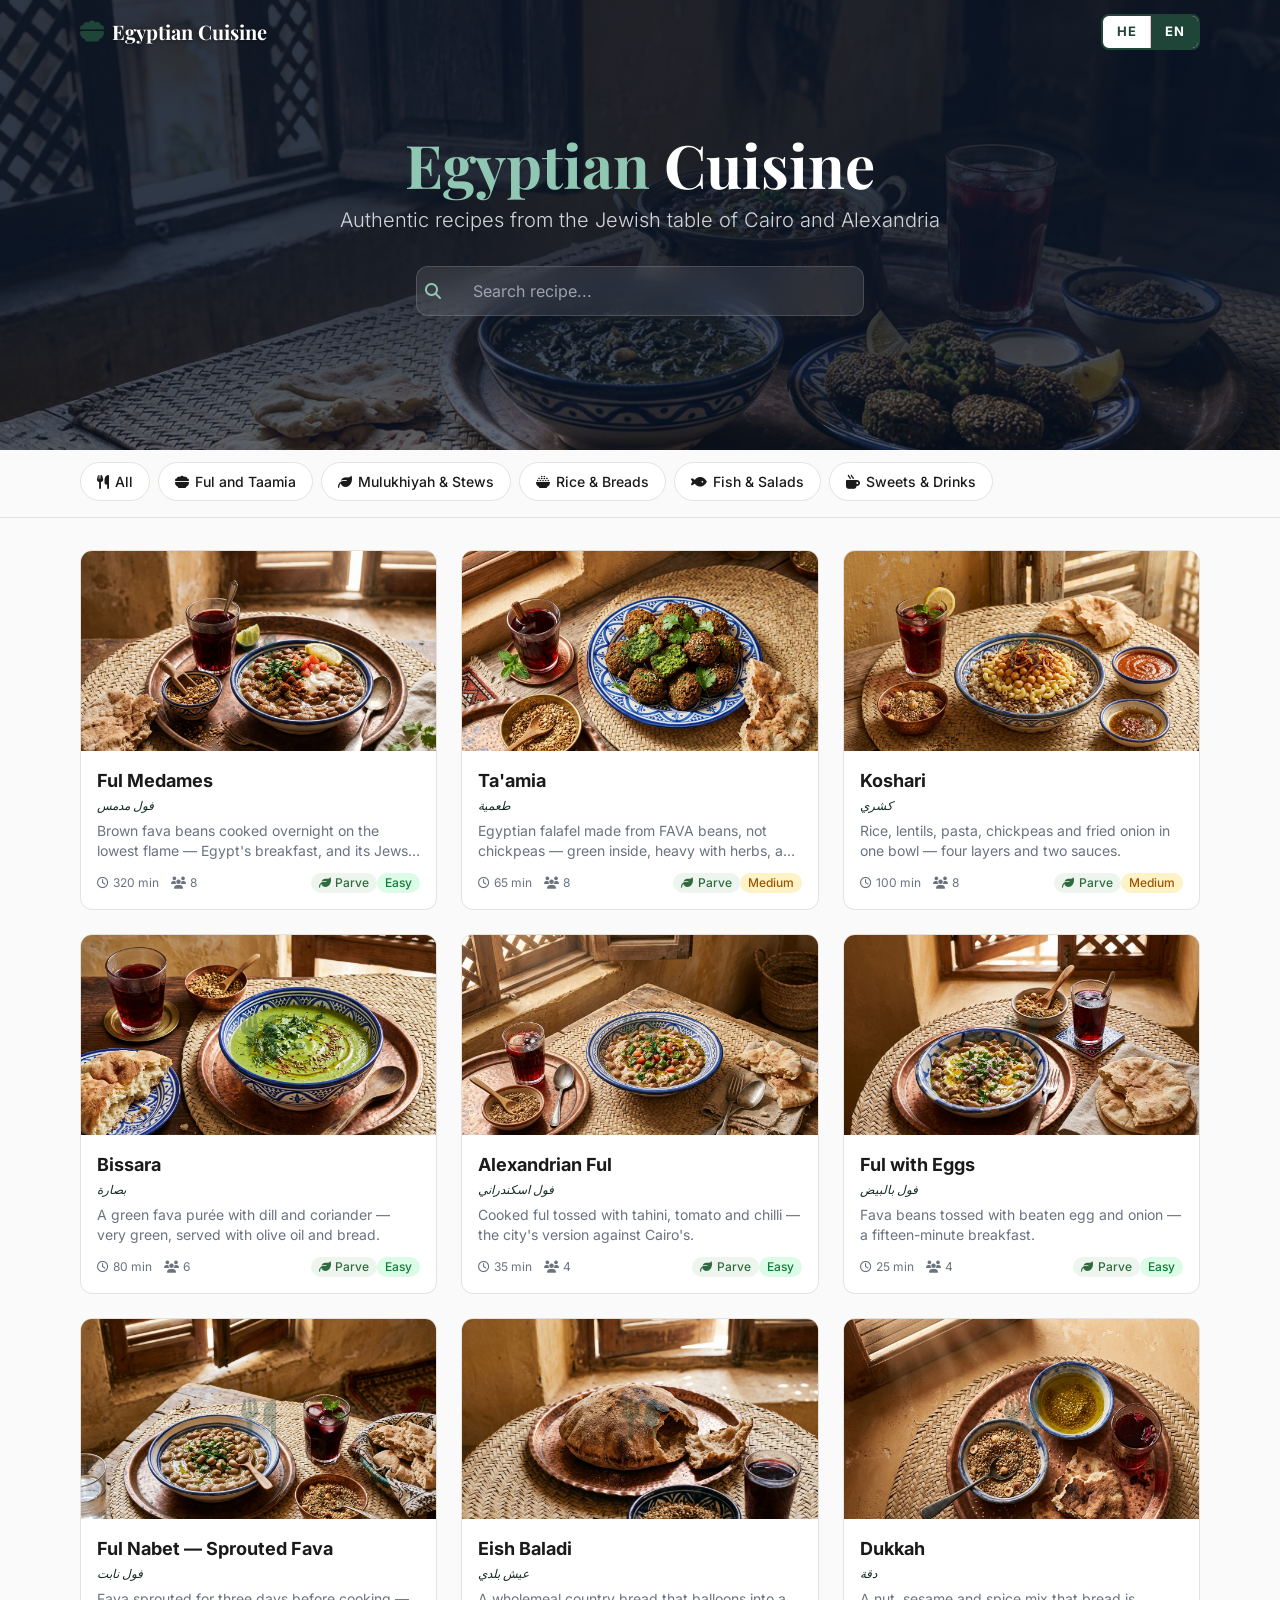
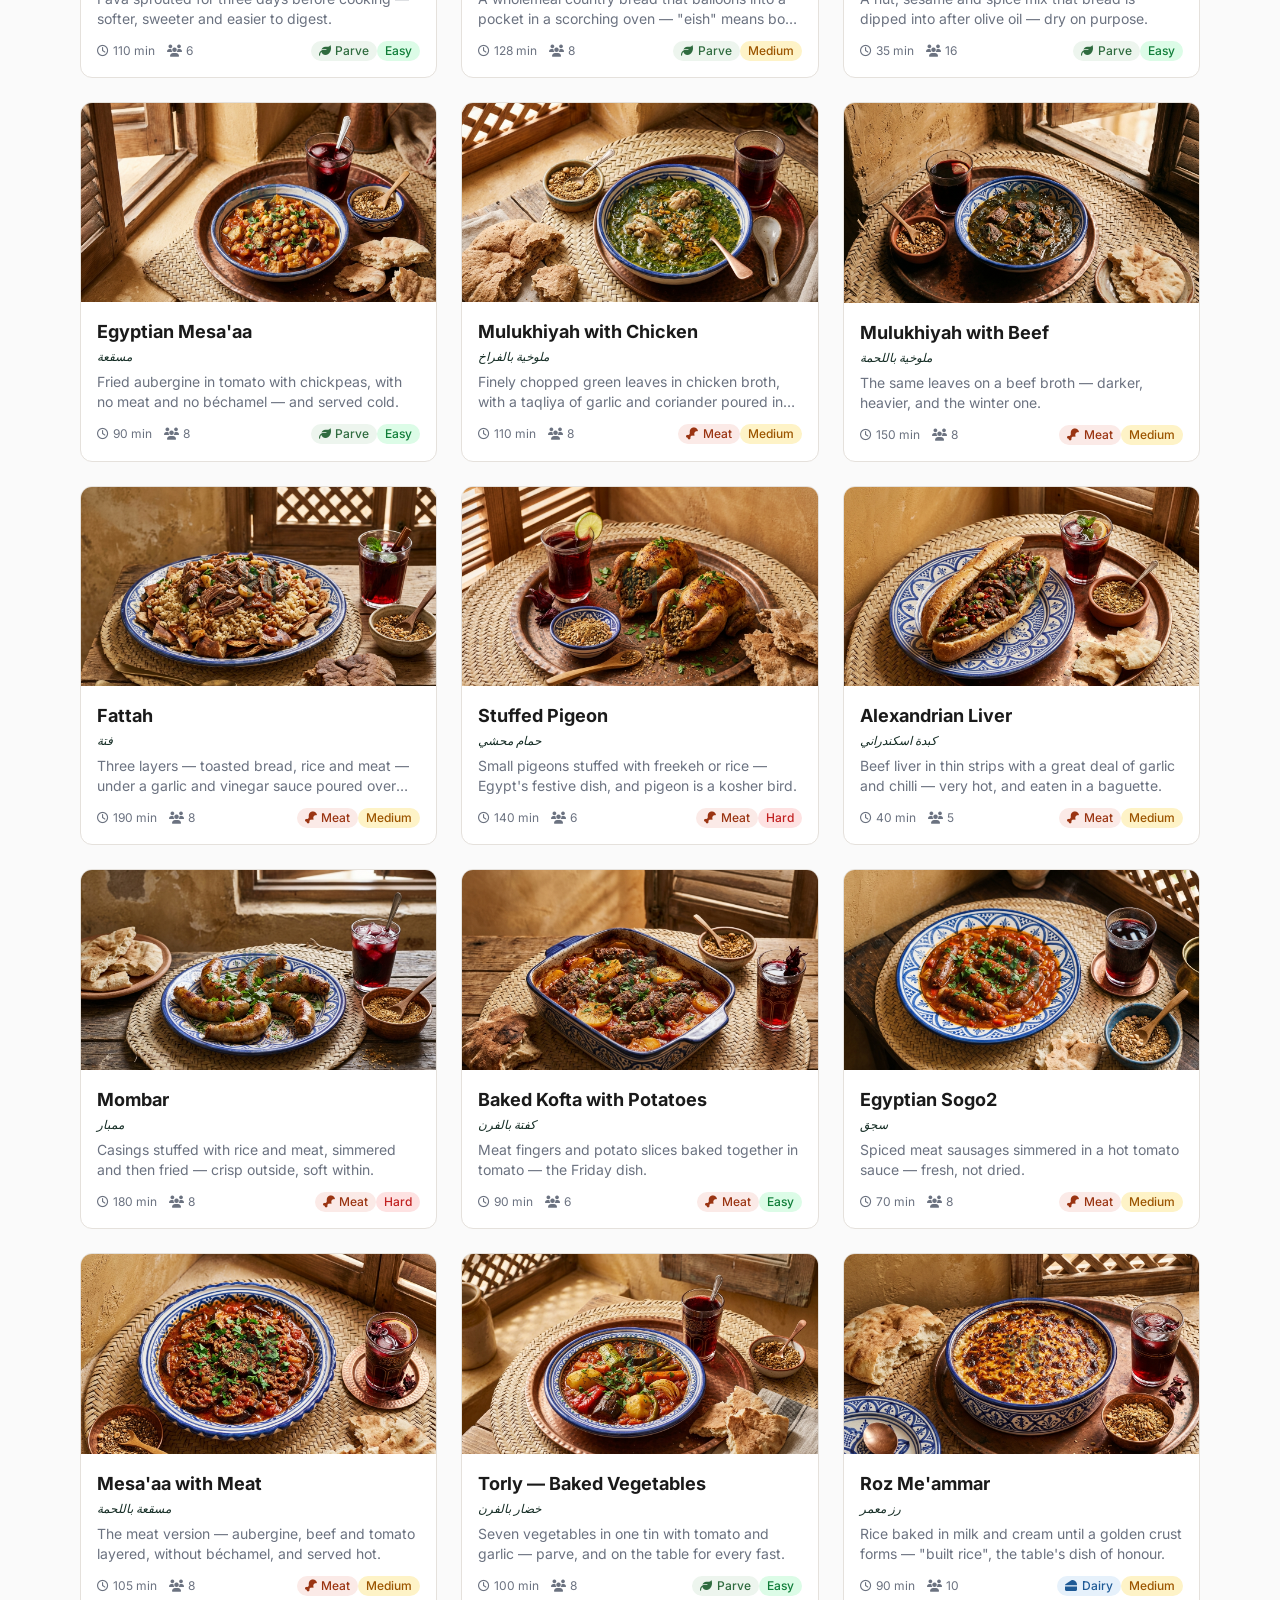
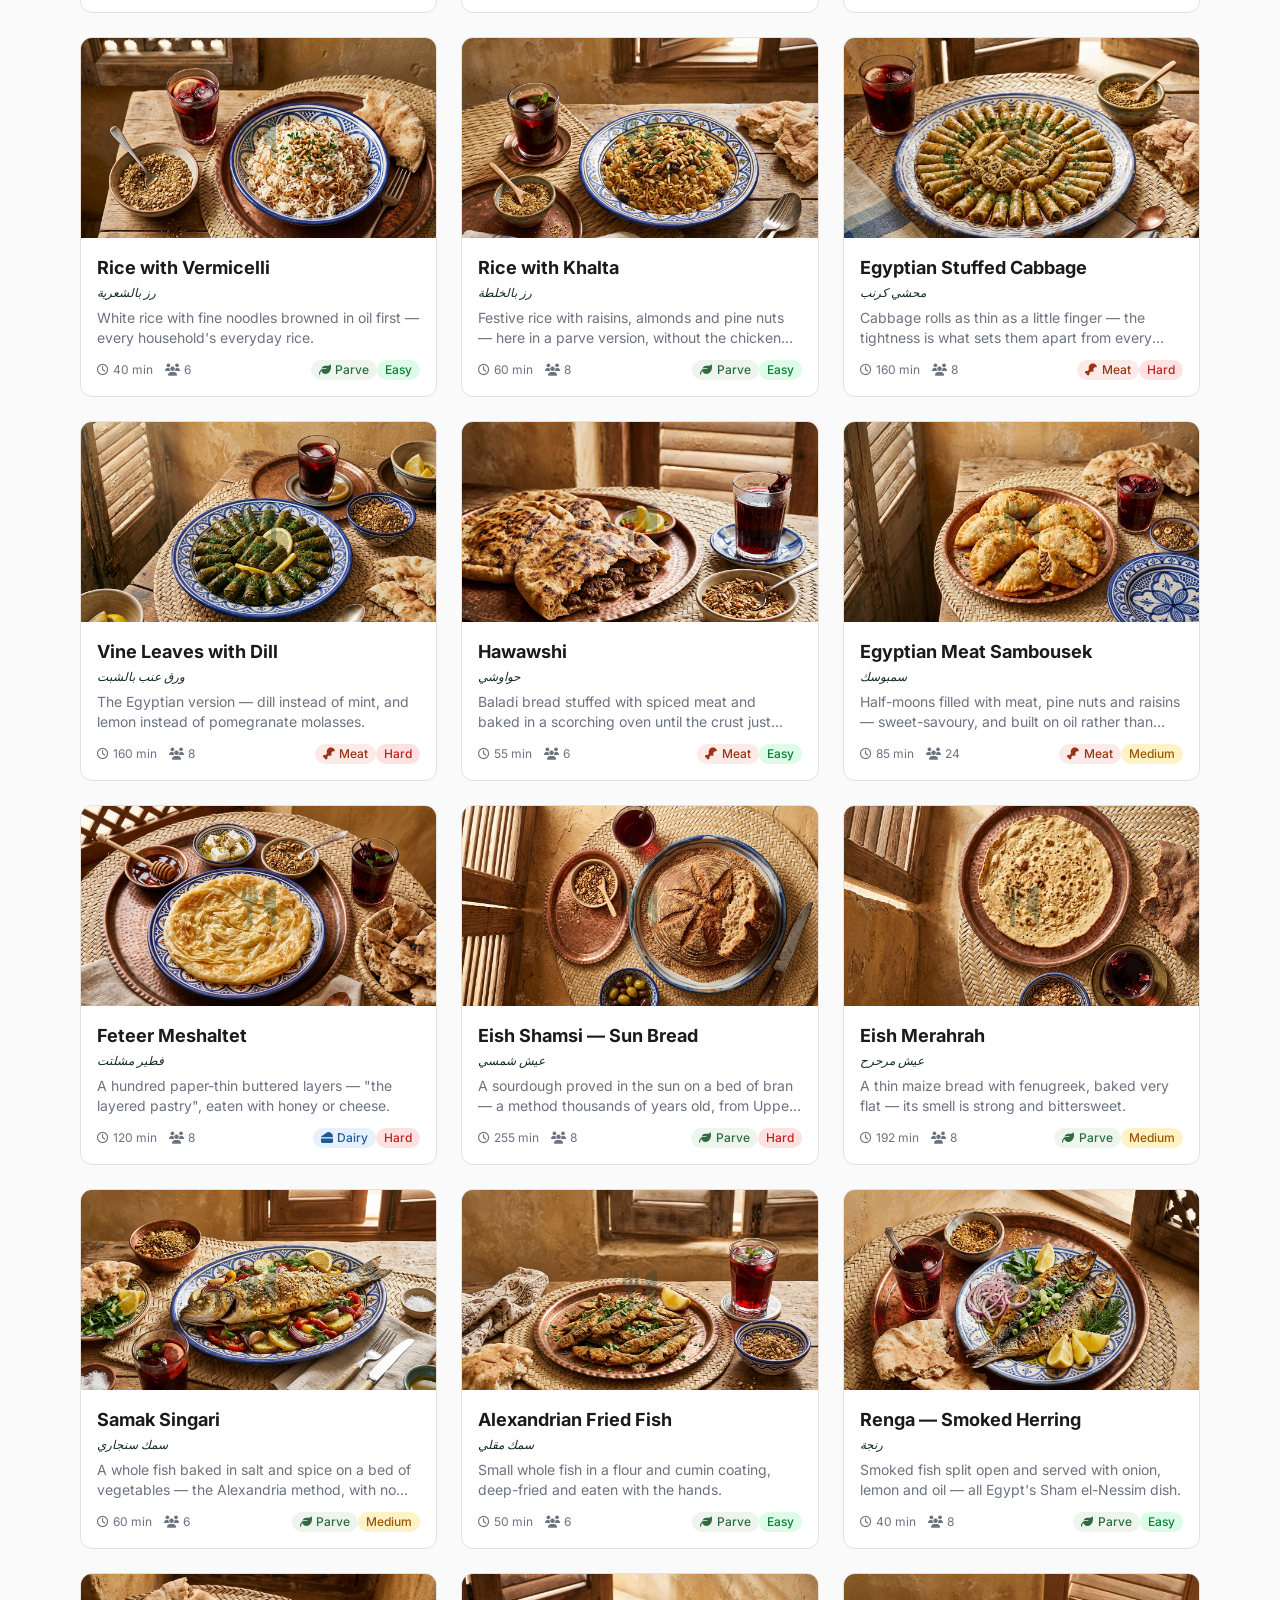
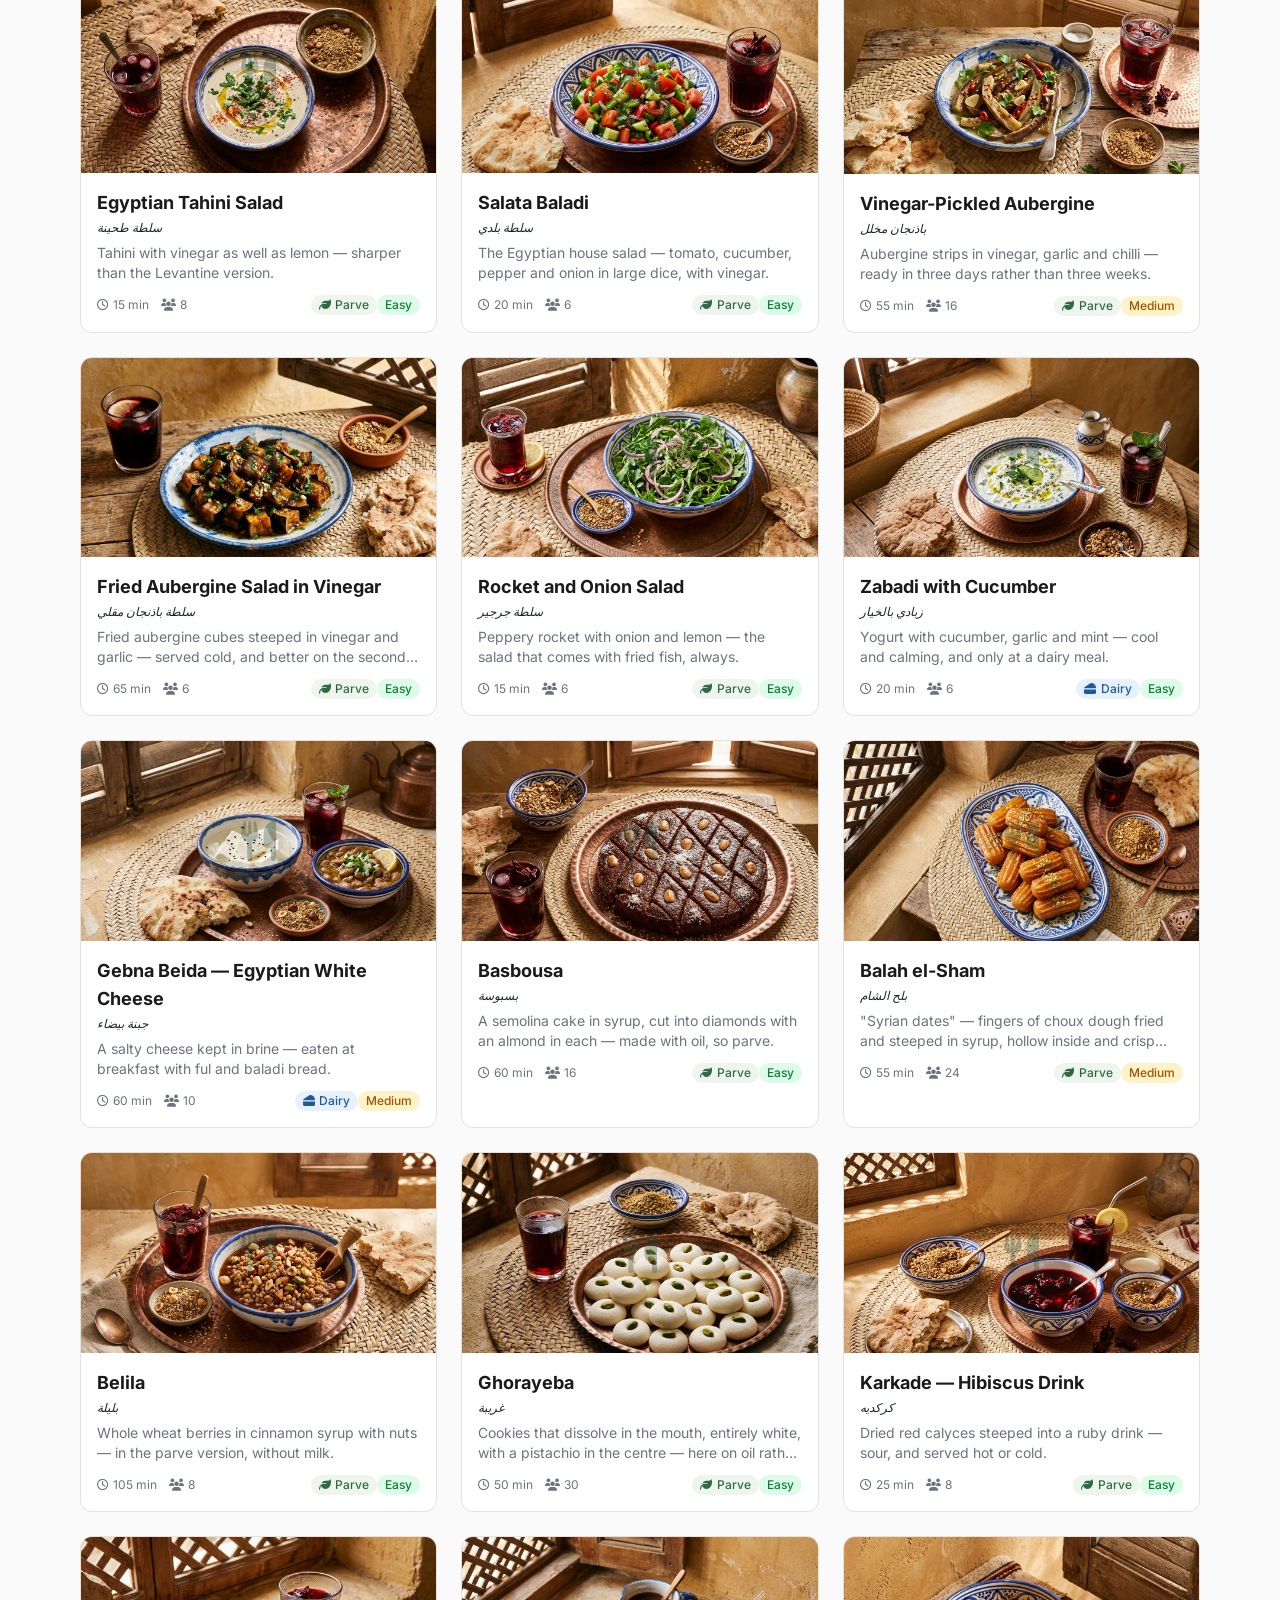
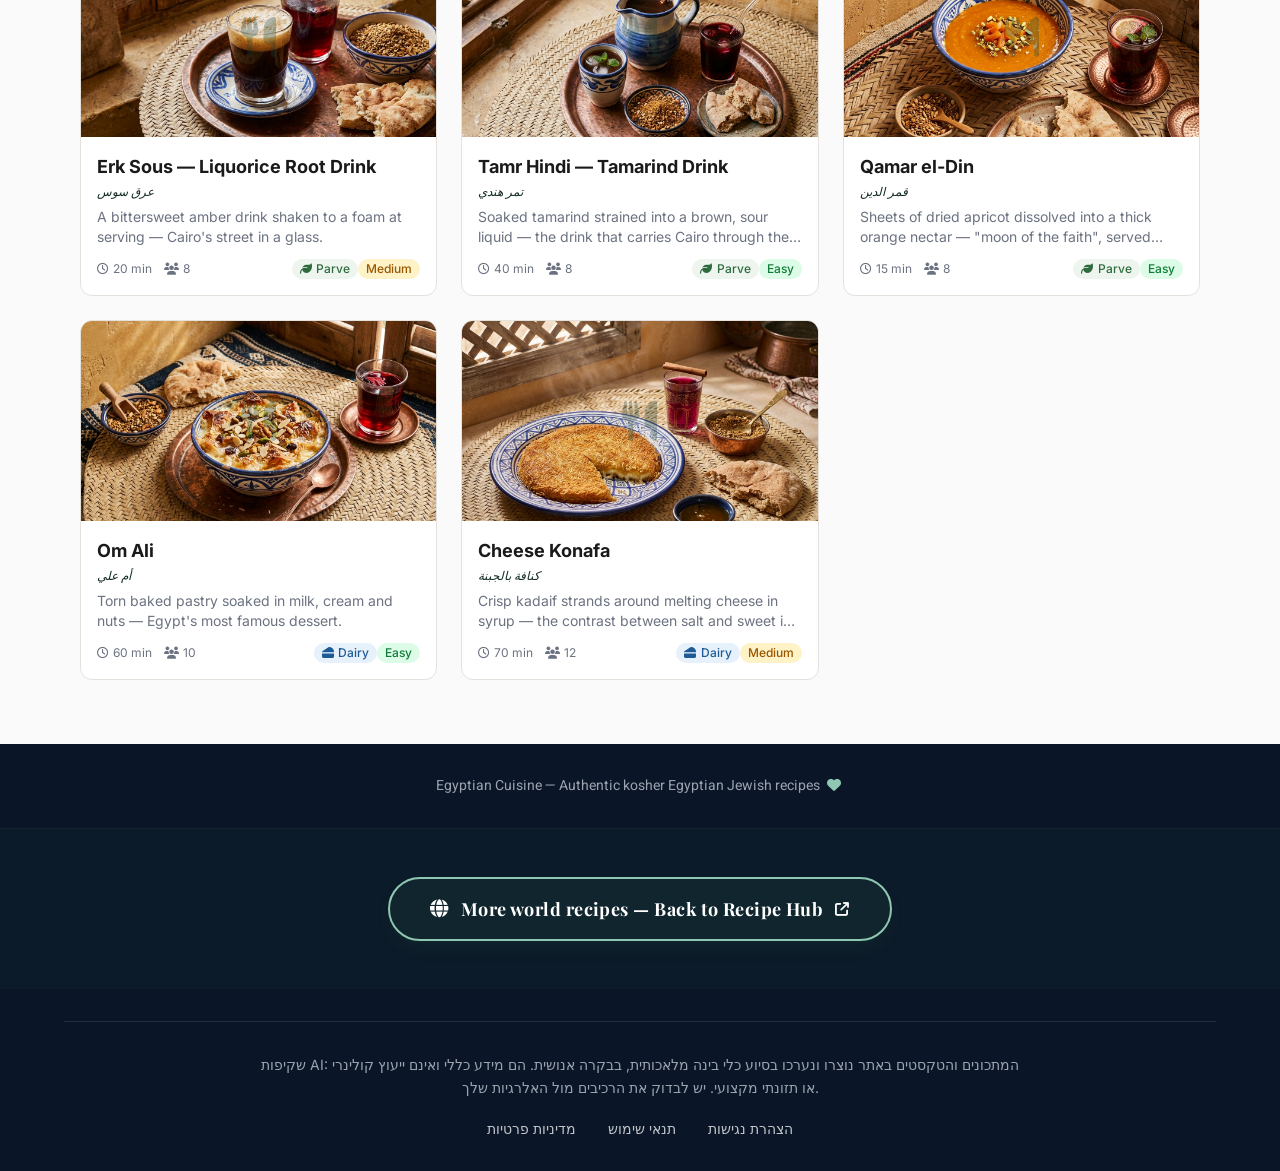
<file: index.html>
<!DOCTYPE html>
<html lang="he" dir="rtl">
<head>
    <meta charset="UTF-8">
    <meta name="viewport" content="width=device-width, initial-scale=1.0">
    <meta name="description" content="המטבח המצרי — מתכונים אותנטיים ממצרים, בעברית.">
    <meta property="og:title" content="המטבח המצרי">
    <meta property="og:description" content="מתכונים אותנטיים מהשולחן היהודי של קהיר ואלכסנדריה">
    <meta property="og:type" content="website">
    <!-- Security policy declared before any resource so it governs them all.
         style-src allows 'unsafe-inline' for Tailwind-generated styles only.
         frame-ancestors / X-Content-Type-Options need real headers, which
         GitHub Pages cannot set - see governance/risk-register.md -->
    <meta http-equiv="Content-Security-Policy" content="default-src 'self'; script-src 'self'; style-src 'self' 'unsafe-inline'; img-src 'self' data:; font-src 'self'; connect-src 'self'; base-uri 'self'; form-action 'self'">
    <meta name="referrer" content="strict-origin-when-cross-origin">

    <!-- Self-hosted assets: zero third-party requests. See governance/data-map.md -->
    <link rel="stylesheet" href="assets/css/tailwind.css">
    <link rel="stylesheet" href="assets/fonts/fonts.css">
    <link rel="stylesheet" href="assets/vendor/fontawesome/fontawesome.min.css">
    <link rel="icon" href="data:image/svg+xml,<svg xmlns='http://www.w3.org/2000/svg' viewBox='0 0 100 100'><text y='.9em' font-size='90'>🫘</text></svg>">
    <link rel="icon" href="data:image/svg+xml,<svg xmlns='http://www.w3.org/2000/svg' viewBox='0 0 100 100'><text y='.9em' font-size='90'>🫘</text></svg>">
    <link rel="icon" href="data:image/svg+xml,<svg xmlns='http://www.w3.org/2000/svg' viewBox='0 0 100 100'><text y='.9em' font-size='90'>🫘</text></svg>">
    <title>המטבח המצרי — מתכונים אותנטיים</title>

    <!-- Google Fonts -->
    <!-- Font Awesome -->
    <!-- Custom Styles -->
    <link rel="stylesheet" href="css/style.css">
</head>
<body class="bg-eg-cream font-heebo text-eg-charcoal min-h-screen">

    <a href="#main" class="skip-link" data-en="Skip to main content" data-he="דלג לתוכן העיקרי">דלג לתוכן העיקרי</a>

    <!-- Header -->
    <header id="app-header" class="fixed top-0 right-0 left-0 z-50 transition-all duration-200">
        <div class="max-w-6xl mx-auto px-4 h-16 md:h-18 flex items-center justify-between">
            <a href="#/" id="header-logo" class="flex items-center gap-2">
                <span class="text-eg-primary text-2xl"><i class="fas fa-bowl-food"></i></span>
                <span class="font-playfair font-bold text-lg md:text-xl text-eg-charcoal">המטבח המצרי</span>
            </a>
            <div class="flex items-center gap-3">
                <!-- Language Switcher -->
                <div class="language-switcher">
                    <button class="lang-btn active" data-lang="he">HE</button>
                    <button class="lang-btn" data-lang="en">EN</button>
                </div>
                <!-- Back Button -->
                <button id="back-btn" class="hidden items-center gap-2 text-eg-charcoal hover:text-eg-primary transition-colors text-sm font-medium">
                    <span>חזרה למתכונים</span>
                    <i class="fas fa-arrow-left"></i>
                </button>
            </div>
        </div>
    </header>

    <!-- Main Content -->
    <main id="main">
        <!-- Home View -->
        <div id="home-view">
            <!-- Hero Section -->
            <section id="hero" class="home-hero relative flex items-center justify-center text-center overflow-hidden">
                <div class="relative z-10 px-4 w-full max-w-2xl mx-auto">
                    <h1 class="font-playfair text-4xl md:text-5xl lg:text-6xl font-bold text-white mb-3">
                        המטבח <span class="text-eg-primary-light">המצרי</span>
                    </h1>
                    <p class="text-gray-300 text-lg md:text-xl mb-8 font-light">
                        מתכונים אותנטיים מהשולחן היהודי של קהיר ואלכסנדריה
                    </p>
                    <!-- Search Bar -->
                    <div class="relative max-w-md mx-auto">
                        <div class="glass-search flex items-center rounded-xl overflow-hidden">
                            <span class="pr-4 pl-2 text-eg-primary-light"><i class="fas fa-search"></i></span>
                            <input
                                id="search-input"
                                type="text"
                                placeholder="חיפוש מתכון..."
                                class="w-full py-3 pl-4 bg-transparent text-white placeholder-gray-400 outline-none text-base"
                            >
                            <button id="search-clear" class="hidden pl-4 pr-2 text-gray-400 hover:text-white transition-colors">
                                <i class="fas fa-times"></i>
                            </button>
                        </div>
                    </div>
                </div>
            </section>

            <!-- Category Filters -->
            <section class="sticky top-16 md:top-18 z-40 bg-eg-cream/95 backdrop-blur-sm border-b border-eg-border">
                <div class="max-w-6xl mx-auto px-4 py-3">
                    <div id="category-filters" class="flex gap-2 overflow-x-auto pb-1 scrollbar-hide"></div>
                    <div id="result-count" class="text-eg-text-secondary text-sm mt-2 hidden"></div>
                </div>
            </section>

            <!-- Recipe Grid -->
            <section class="max-w-6xl mx-auto px-4 py-8">
                <!-- Screen-reader-only: the cards below use h3, so the hierarchy
                     needs an h2 here. Hidden visually; the design is unchanged. -->
                <h2 class="sr-only-heading" data-en="Recipes" data-he="מתכונים">מתכונים</h2>
                <div id="recipe-grid" class="grid gap-6" style="grid-template-columns: repeat(auto-fill, minmax(300px, 1fr));"></div>

                <!-- Empty State -->
                <div id="empty-state" class="hidden text-center py-16">
                    <div class="text-6xl mb-4 text-eg-primary opacity-50"><i class="fas fa-search"></i></div>
                    <h3 class="text-xl font-bold text-eg-charcoal mb-2">לא נמצאו מתכונים</h3>
                    <p class="text-eg-text-secondary mb-4">נסו לשנות את מילות החיפוש או לבחור קטגוריה אחרת</p>
                    <button id="clear-filters-btn" class="px-6 py-2 bg-eg-primary text-white rounded-lg hover:bg-eg-primary-dark transition-colors font-medium">
                        נקה חיפוש
                    </button>
                </div>

                <!-- Loading State -->
                <div id="loading-state" class="text-center py-16">
                    <div class="spinner mb-4"></div>
                    <p class="text-eg-text-secondary">טוען מתכונים...</p>
                </div>
            </section>
        </div>

        <!-- Recipe Detail View -->
        <div id="recipe-view" class="hidden"></div>
    </main>

    <!-- Footer -->
    <footer class="bg-eg-navy text-gray-400 py-8 mt-8">
        <div class="max-w-6xl mx-auto px-4 text-center">
            <p class="font-heebo text-sm">
                המטבח המצרי — מתכונים אותנטיים ממצרים, בעברית
                <span class="text-eg-primary-light mx-1"><i class="fas fa-heart"></i></span>
            </p>
        </div>

        <!-- Back to Hub -->
        <div class="py-12 bg-eg-primary/10 border-t border-eg-primary/30 mt-8">
            <div class="max-w-6xl mx-auto px-4 text-center">
                <a href="https://robertog62.github.io/recipes-world-hub/" target="_blank" rel="noopener noreferrer"
                   class="inline-flex items-center gap-3 border-2 border-eg-primary-light bg-eg-primary/25 text-white font-playfair font-bold text-base md:text-lg px-10 py-4 rounded-full hover:bg-eg-primary-light hover:text-eg-navy transition-all duration-300 tracking-wide shadow-lg shadow-eg-primary/20">
                    <i class="fa-solid fa-globe text-lg"></i>
                    <span>לעוד מתכוני עולם — חזרה לרכזת המתכונים</span>
                    <i class="fa-solid fa-arrow-up-right-from-square text-sm"></i>
                </a>
            </div>
        </div>

        <div class="max-w-6xl mx-auto px-4 text-center mt-8 pt-8 border-t border-white/10">
            <p class="text-sm leading-relaxed max-w-3xl mx-auto mb-5" class="text-white/75"
               data-en="AI transparency: the recipes and texts on this site were generated and edited with AI tools under human review. They are general guidance, not professional culinary or nutritional advice. Check ingredients against your own allergies."
               data-he="שקיפות AI: המתכונים והטקסטים באתר נוצרו ונערכו בסיוע כלי בינה מלאכותית, בבקרה אנושית. הם מידע כללי ואינם ייעוץ קולינרי או תזונתי מקצועי. יש לבדוק את הרכיבים מול האלרגיות שלך.">שקיפות AI: המתכונים והטקסטים באתר נוצרו ונערכו בסיוע כלי בינה מלאכותית, בבקרה אנושית. הם מידע כללי ואינם ייעוץ קולינרי או תזונתי מקצועי. יש לבדוק את הרכיבים מול האלרגיות שלך.</p>
            <div class="flex flex-wrap justify-center gap-x-8 gap-y-2 text-sm">
                <a href="privacy.html" class="text-white/75 hover:underline" data-en="Privacy Policy" data-he="מדיניות פרטיות">מדיניות פרטיות</a>
                <a href="terms.html" class="text-white/75 hover:underline" data-en="Terms of Use" data-he="תנאי שימוש">תנאי שימוש</a>
                <a href="accessibility.html" class="text-white/75 hover:underline" data-en="Accessibility" data-he="הצהרת נגישות">הצהרת נגישות</a>
            </div>
        </div>
    </footer>

    <!-- Scripts -->
    <!-- i18n must load first -->
    <script src="js/i18n.js"></script>
    <script src="js/data.js"></script>
    <script src="js/ui.js"></script>
    <script src="js/app.js"></script>
</body>
</html>
</file>
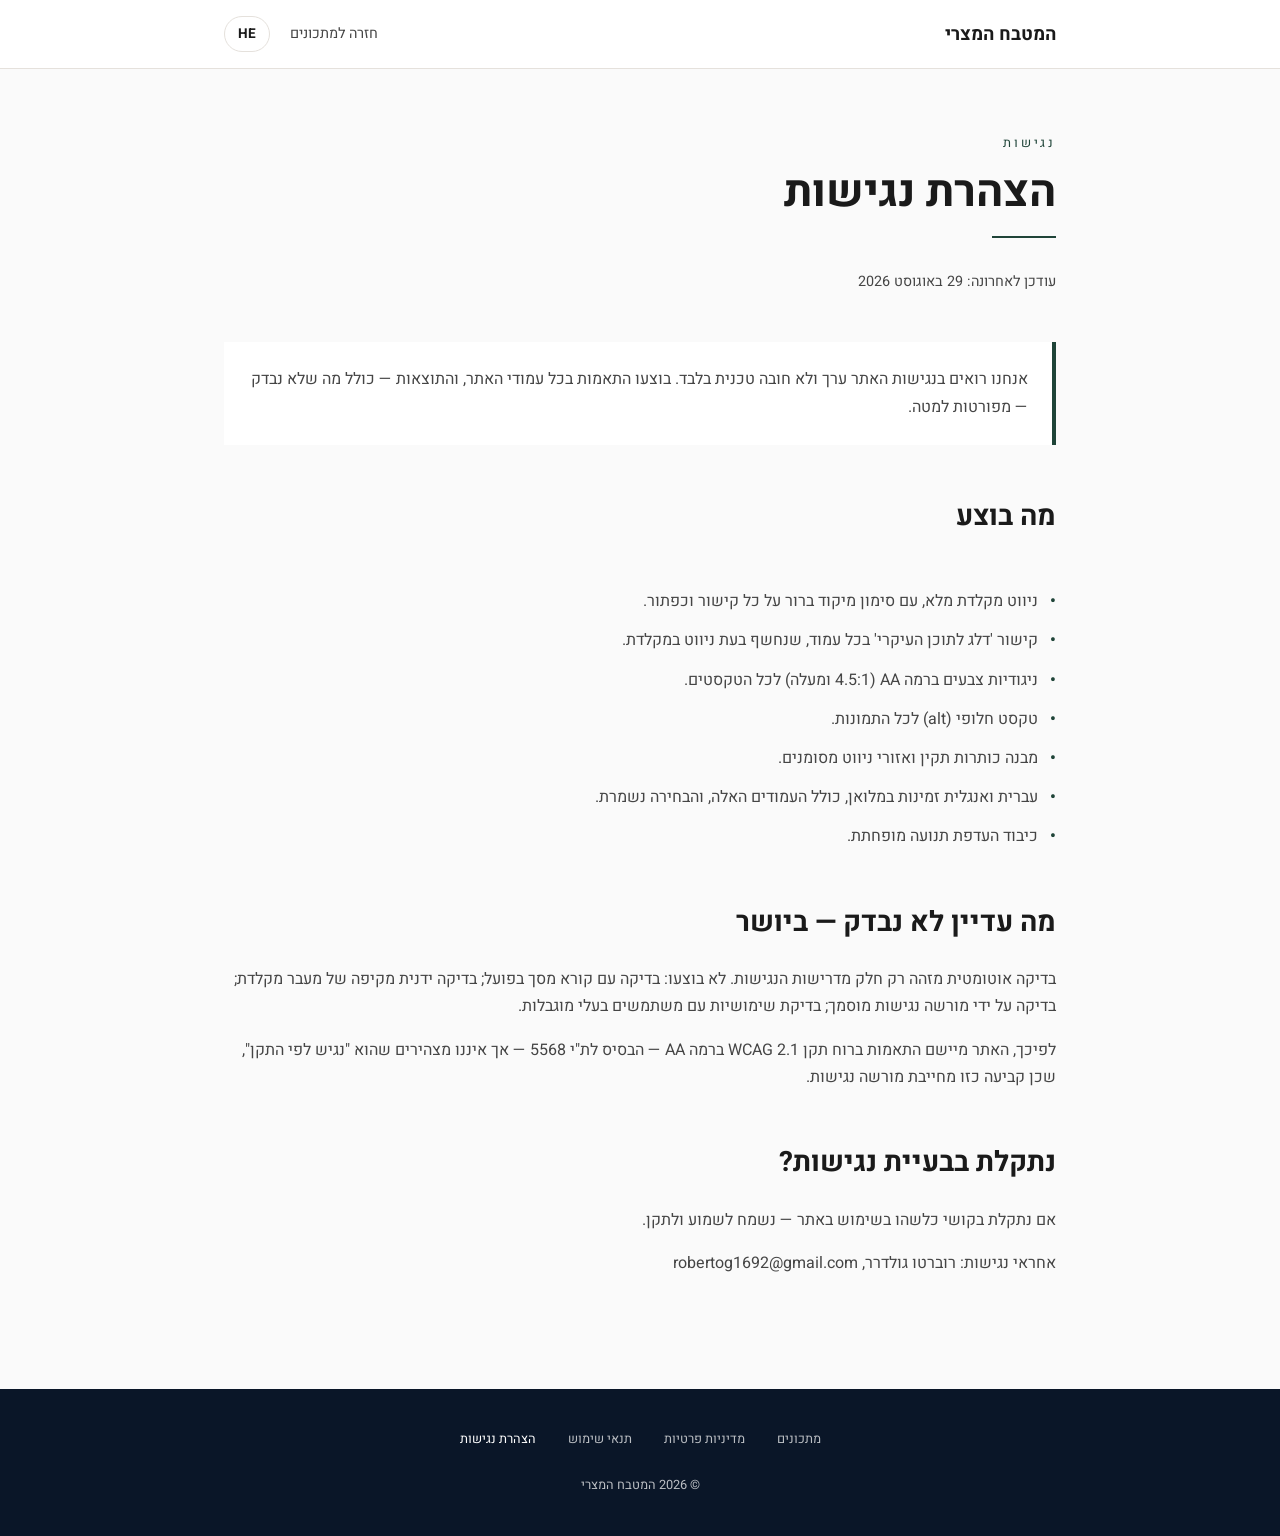
<file: accessibility.html>
<!DOCTYPE html>
<html lang="he" dir="rtl">
<head>
    <meta charset="UTF-8">
    <meta name="viewport" content="width=device-width, initial-scale=1.0">
    <title data-en="Accessibility Statement | Egyptian Cuisine" data-he="הצהרת נגישות | המטבח המצרי">הצהרת נגישות | המטבח המצרי</title>
    <meta name="description" content="הצהרת הנגישות של האתר — מה בוצע ומה לא נבדק.">
    <meta http-equiv="Content-Security-Policy" content="default-src 'self'; script-src 'self'; style-src 'self'; img-src 'self' data:; font-src 'self'; connect-src 'self'; base-uri 'self'; form-action 'self'">
    <meta name="referrer" content="strict-origin-when-cross-origin">
    <link rel="stylesheet" href="assets/fonts/fonts.css">
    <link rel="stylesheet" href="assets/css/policy.css">
</head>
<body class="p-body">

    <a href="#main" class="skip-link" data-en="Skip to main content" data-he="דלג לתוכן העיקרי">דלג לתוכן העיקרי</a>

    <nav class="p-nav" aria-label="ניווט">
        <div class="p-wrap p-nav-in">
            <a href="index.html" class="p-logo" data-en="Egyptian Cuisine" data-he="המטבח המצרי">המטבח המצרי</a>
            <div class="p-navlinks">
                <a href="index.html" class="p-back" data-en="Back to recipes" data-he="חזרה למתכונים">חזרה למתכונים</a>
                <button id="langToggle" type="button" class="p-langbtn"><span id="langLabel">HE</span></button>
            </div>
        </div>
    </nav>

    <main id="main">
        <div class="p-wrap">
            <p class="p-eyebrow" data-en="Accessibility" data-he="נגישות">נגישות</p>
            <h1 data-en="Accessibility Statement" data-he="הצהרת נגישות">הצהרת נגישות</h1>
            <div class="p-rule"></div>
            <p class="p-updated" data-en="Last updated: 29 August 2026" data-he="עודכן לאחרונה: 29 באוגוסט 2026">עודכן לאחרונה: 29 באוגוסט 2026</p>

        <div class="p-callout"><p data-en="Accessibility here is treated as something worth doing, not a box to tick. Adjustments were made across the site, and the results - including what was not tested - are set out below." data-he="אנחנו רואים בנגישות האתר ערך ולא חובה טכנית בלבד. בוצעו התאמות בכל עמודי האתר, והתוצאות — כולל מה שלא נבדק — מפורטות למטה.">Accessibility here is treated as something worth doing, not a box to tick. Adjustments were made across the site, and the results - including what was not tested - are set out below.</p></div>
        <section>
            <h2 data-en="What was done" data-he="מה בוצע">What was done</h2>
        </section>
        <ul class="p-list">
            <li><span data-en="Full keyboard navigation, with a clear focus indicator on every link and button." data-he="ניווט מקלדת מלא, עם סימון מיקוד ברור על כל קישור וכפתור.">Full keyboard navigation, with a clear focus indicator on every link and button.</span></li>
            <li><span data-en="A 'skip to main content' link on every page, revealed on keyboard focus." data-he="קישור 'דלג לתוכן העיקרי' בכל עמוד, שנחשף בעת ניווט במקלדת.">A 'skip to main content' link on every page, revealed on keyboard focus.</span></li>
            <li><span data-en="Colour contrast at AA level (4.5:1 or better) for all text." data-he="ניגודיות צבעים ברמה AA (4.5:1 ומעלה) לכל הטקסטים.">Colour contrast at AA level (4.5:1 or better) for all text.</span></li>
            <li><span data-en="Alt text on every image." data-he="טקסט חלופי (alt) לכל התמונות.">Alt text on every image.</span></li>
            <li><span data-en="Correct heading hierarchy and landmark regions." data-he="מבנה כותרות תקין ואזורי ניווט מסומנים.">Correct heading hierarchy and landmark regions.</span></li>
            <li><span data-en="Hebrew and English are both fully available, including these pages, and the choice is remembered." data-he="עברית ואנגלית זמינות במלואן, כולל העמודים האלה, והבחירה נשמרת.">Hebrew and English are both fully available, including these pages, and the choice is remembered.</span></li>
            <li><span data-en="Reduced-motion preference is honoured." data-he="כיבוד העדפת תנועה מופחתת.">Reduced-motion preference is honoured.</span></li>
        </ul>
        <section>
            <h2 data-en="What has not been tested - stated honestly" data-he="מה עדיין לא נבדק — ביושר">What has not been tested - stated honestly</h2>
            <p data-en="Automated testing covers only part of the accessibility requirements. Not done: testing with an actual screen reader; a full manual keyboard walkthrough; review by a certified accessibility professional; usability testing with disabled users." data-he="בדיקה אוטומטית מזהה רק חלק מדרישות הנגישות. לא בוצעו: בדיקה עם קורא מסך בפועל; בדיקה ידנית מקיפה של מעבר מקלדת; בדיקה על ידי מורשה נגישות מוסמך; בדיקת שימושיות עם משתמשים בעלי מוגבלות.">Automated testing covers only part of the accessibility requirements. Not done: testing with an actual screen reader; a full manual keyboard walkthrough; review by a certified accessibility professional; usability testing with disabled users.</p>
            <p data-en="Accordingly, the site applies adjustments in the spirit of WCAG 2.1 level AA - the basis for Israeli standard 5568 - but we do not state that it 'conforms to the standard', because that requires a certified accessibility professional." data-he="לפיכך, האתר מיישם התאמות ברוח תקן WCAG 2.1 ברמה AA — הבסיס לת&quot;י 5568 — אך איננו מצהירים שהוא &quot;נגיש לפי התקן&quot;, שכן קביעה כזו מחייבת מורשה נגישות.">Accordingly, the site applies adjustments in the spirit of WCAG 2.1 level AA - the basis for Israeli standard 5568 - but we do not state that it 'conforms to the standard', because that requires a certified accessibility professional.</p>
        </section>
        <section>
            <h2 data-en="Found a problem?" data-he="נתקלת בבעיית נגישות?">Found a problem?</h2>
            <p data-en="If anything here was hard to use, we would like to hear about it and fix it." data-he="אם נתקלת בקושי כלשהו בשימוש באתר — נשמח לשמוע ולתקן.">If anything here was hard to use, we would like to hear about it and fix it.</p>
            <p data-en="Accessibility contact: Roberto Goldreer, robertog1692@gmail.com" data-he="אחראי נגישות: רוברטו גולדרר, robertog1692@gmail.com">Accessibility contact: Roberto Goldreer, robertog1692@gmail.com</p>
        </section>

        </div>
    </main>

    <footer class="p-footer">
        <div class="p-wrap">
            <div class="p-footer-links">
                <a href="index.html" data-en="Recipes" data-he="מתכונים">מתכונים</a>
                <a href="privacy.html" data-en="Privacy Policy" data-he="מדיניות פרטיות">מדיניות פרטיות</a>
                <a href="terms.html" data-en="Terms of Use" data-he="תנאי שימוש">תנאי שימוש</a>
                <a href="accessibility.html" aria-current="page" data-en="Accessibility" data-he="הצהרת נגישות">הצהרת נגישות</a>
            </div>
            <p class="p-copy">&copy; 2026 המטבח המצרי</p>
        </div>
    </footer>

    <script src="assets/js/policy.js"></script>
</body>
</html>
</file>
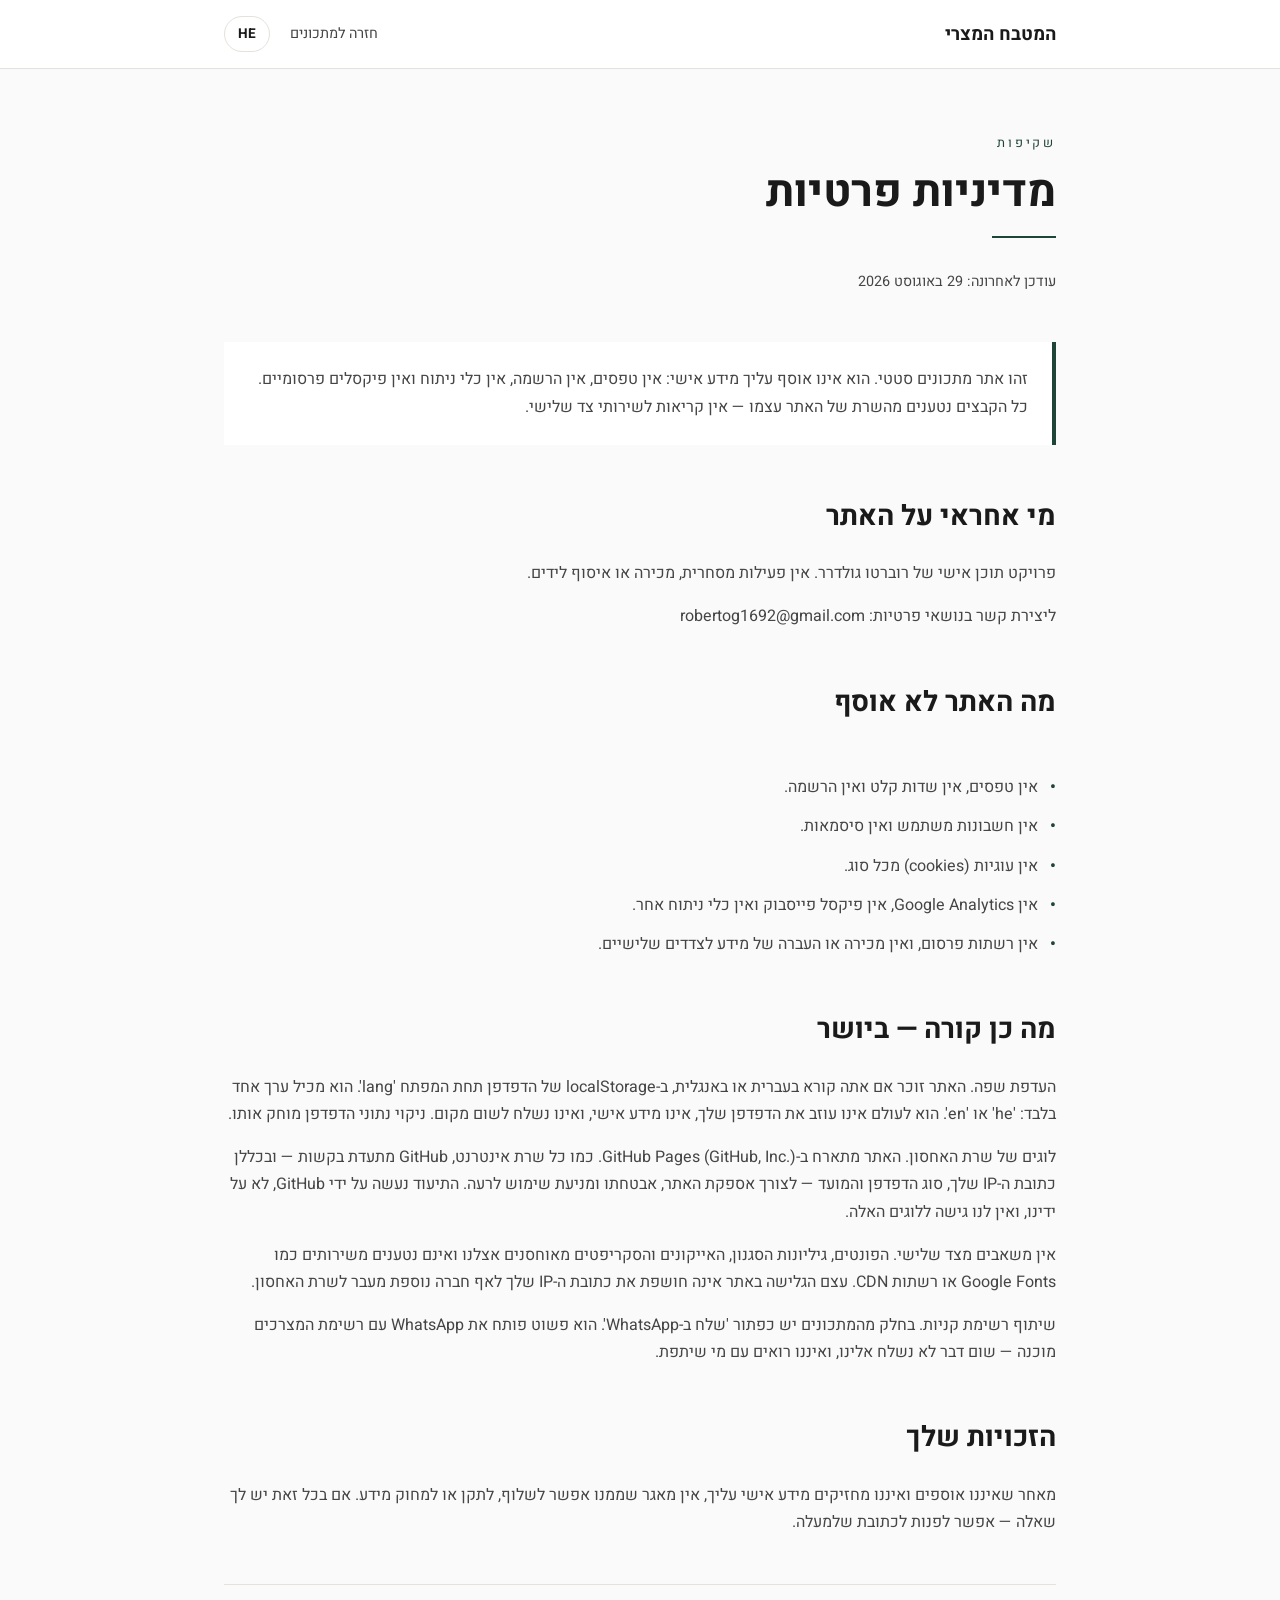
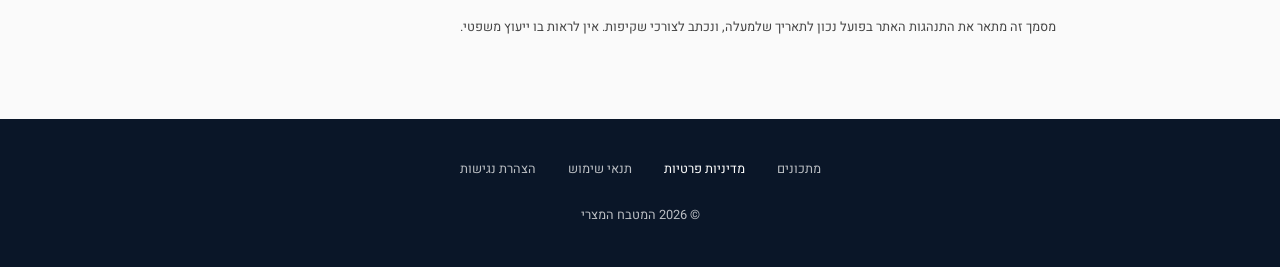
<file: privacy.html>
<!DOCTYPE html>
<html lang="he" dir="rtl">
<head>
    <meta charset="UTF-8">
    <meta name="viewport" content="width=device-width, initial-scale=1.0">
    <title data-en="Privacy Policy | Egyptian Cuisine" data-he="מדיניות פרטיות | המטבח המצרי">מדיניות פרטיות | המטבח המצרי</title>
    <meta name="description" content="מדיניות הפרטיות של האתר — מה נאסף ומה לא.">
    <meta http-equiv="Content-Security-Policy" content="default-src 'self'; script-src 'self'; style-src 'self'; img-src 'self' data:; font-src 'self'; connect-src 'self'; base-uri 'self'; form-action 'self'">
    <meta name="referrer" content="strict-origin-when-cross-origin">
    <link rel="stylesheet" href="assets/fonts/fonts.css">
    <link rel="stylesheet" href="assets/css/policy.css">
</head>
<body class="p-body">

    <a href="#main" class="skip-link" data-en="Skip to main content" data-he="דלג לתוכן העיקרי">דלג לתוכן העיקרי</a>

    <nav class="p-nav" aria-label="ניווט">
        <div class="p-wrap p-nav-in">
            <a href="index.html" class="p-logo" data-en="Egyptian Cuisine" data-he="המטבח המצרי">המטבח המצרי</a>
            <div class="p-navlinks">
                <a href="index.html" class="p-back" data-en="Back to recipes" data-he="חזרה למתכונים">חזרה למתכונים</a>
                <button id="langToggle" type="button" class="p-langbtn"><span id="langLabel">HE</span></button>
            </div>
        </div>
    </nav>

    <main id="main">
        <div class="p-wrap">
            <p class="p-eyebrow" data-en="Transparency" data-he="שקיפות">שקיפות</p>
            <h1 data-en="Privacy Policy" data-he="מדיניות פרטיות">מדיניות פרטיות</h1>
            <div class="p-rule"></div>
            <p class="p-updated" data-en="Last updated: 29 August 2026" data-he="עודכן לאחרונה: 29 באוגוסט 2026">עודכן לאחרונה: 29 באוגוסט 2026</p>

        <div class="p-callout"><p data-en="This is a static recipe site. It does not collect personal information about you: no forms, no sign-up, no analytics, no advertising pixels. Every file loads from this site's own server - there are no third-party requests." data-he="זהו אתר מתכונים סטטי. הוא אינו אוסף עליך מידע אישי: אין טפסים, אין הרשמה, אין כלי ניתוח ואין פיקסלים פרסומיים. כל הקבצים נטענים מהשרת של האתר עצמו — אין קריאות לשירותי צד שלישי.">This is a static recipe site. It does not collect personal information about you: no forms, no sign-up, no analytics, no advertising pixels. Every file loads from this site's own server - there are no third-party requests.</p></div>
        <section>
            <h2 data-en="Who runs this site" data-he="מי אחראי על האתר">Who runs this site</h2>
            <p data-en="A personal content project by Roberto Goldreer. No commerce, no sales, no lead collection." data-he="פרויקט תוכן אישי של רוברטו גולדרר. אין פעילות מסחרית, מכירה או איסוף לידים.">A personal content project by Roberto Goldreer. No commerce, no sales, no lead collection.</p>
            <p data-en="Privacy contact: robertog1692@gmail.com" data-he="ליצירת קשר בנושאי פרטיות: robertog1692@gmail.com">Privacy contact: robertog1692@gmail.com</p>
        </section>
        <section>
            <h2 data-en="What this site does not collect" data-he="מה האתר לא אוסף">What this site does not collect</h2>
        </section>
        <ul class="p-list">
            <li><span data-en="No forms, no input fields and no registration." data-he="אין טפסים, אין שדות קלט ואין הרשמה.">No forms, no input fields and no registration.</span></li>
            <li><span data-en="No user accounts and no passwords." data-he="אין חשבונות משתמש ואין סיסמאות.">No user accounts and no passwords.</span></li>
            <li><span data-en="No cookies of any kind." data-he="אין עוגיות (cookies) מכל סוג.">No cookies of any kind.</span></li>
            <li><span data-en="No Google Analytics, no Facebook pixel, no other analytics tool." data-he="אין Google Analytics, אין פיקסל פייסבוק ואין כלי ניתוח אחר.">No Google Analytics, no Facebook pixel, no other analytics tool.</span></li>
            <li><span data-en="No advertising networks, and no sale or sharing of data with third parties." data-he="אין רשתות פרסום, ואין מכירה או העברה של מידע לצדדים שלישיים.">No advertising networks, and no sale or sharing of data with third parties.</span></li>
        </ul>
        <section>
            <h2 data-en="What does happen - stated plainly" data-he="מה כן קורה — ביושר">What does happen - stated plainly</h2>
            <p data-en="Language preference. The site remembers whether you are reading in Hebrew or English, in your browser's localStorage under the key 'lang'. It holds one value: 'he' or 'en'. It never leaves your browser, it is not personal information, and it is not sent anywhere. Clearing your browser data removes it." data-he="העדפת שפה. האתר זוכר אם אתה קורא בעברית או באנגלית, ב-localStorage של הדפדפן תחת המפתח 'lang'. הוא מכיל ערך אחד בלבד: 'he' או 'en'. הוא לעולם אינו עוזב את הדפדפן שלך, אינו מידע אישי, ואינו נשלח לשום מקום. ניקוי נתוני הדפדפן מוחק אותו.">Language preference. The site remembers whether you are reading in Hebrew or English, in your browser's localStorage under the key 'lang'. It holds one value: 'he' or 'en'. It never leaves your browser, it is not personal information, and it is not sent anywhere. Clearing your browser data removes it.</p>
            <p data-en="Hosting logs. The site is hosted on GitHub Pages (GitHub, Inc.). Like any web server, GitHub records requests - including your IP address, browser type and time - to serve the site, secure it and prevent abuse. That logging is done by GitHub, not by us, and we have no access to those logs." data-he="לוגים של שרת האחסון. האתר מתארח ב-GitHub Pages (GitHub, Inc.). כמו כל שרת אינטרנט, GitHub מתעדת בקשות — ובכללן כתובת ה-IP שלך, סוג הדפדפן והמועד — לצורך אספקת האתר, אבטחתו ומניעת שימוש לרעה. התיעוד נעשה על ידי GitHub, לא על ידינו, ואין לנו גישה ללוגים האלה.">Hosting logs. The site is hosted on GitHub Pages (GitHub, Inc.). Like any web server, GitHub records requests - including your IP address, browser type and time - to serve the site, secure it and prevent abuse. That logging is done by GitHub, not by us, and we have no access to those logs.</p>
            <p data-en="No third-party resources. Fonts, stylesheets, icons and scripts are all stored here and are not loaded from services such as Google Fonts or a CDN. Simply browsing this site does not expose your IP address to any company beyond the host." data-he="אין משאבים מצד שלישי. הפונטים, גיליונות הסגנון, האייקונים והסקריפטים מאוחסנים אצלנו ואינם נטענים משירותים כמו Google Fonts או רשתות CDN. עצם הגלישה באתר אינה חושפת את כתובת ה-IP שלך לאף חברה נוספת מעבר לשרת האחסון.">No third-party resources. Fonts, stylesheets, icons and scripts are all stored here and are not loaded from services such as Google Fonts or a CDN. Simply browsing this site does not expose your IP address to any company beyond the host.</p>
            <p data-en="Sharing a shopping list. Some recipes offer a 'send by WhatsApp' button. It simply opens WhatsApp with the ingredient list ready - nothing is sent to us, and we do not see who you shared it with." data-he="שיתוף רשימת קניות. בחלק מהמתכונים יש כפתור 'שלח ב-WhatsApp'. הוא פשוט פותח את WhatsApp עם רשימת המצרכים מוכנה — שום דבר לא נשלח אלינו, ואיננו רואים עם מי שיתפת.">Sharing a shopping list. Some recipes offer a 'send by WhatsApp' button. It simply opens WhatsApp with the ingredient list ready - nothing is sent to us, and we do not see who you shared it with.</p>
        </section>
        <section>
            <h2 data-en="Your rights" data-he="הזכויות שלך">Your rights</h2>
            <p data-en="Because we do not collect or hold personal data about you, there is no record to retrieve, correct or delete. If you still have a question, write to the address above." data-he="מאחר שאיננו אוספים ואיננו מחזיקים מידע אישי עליך, אין מאגר שממנו אפשר לשלוף, לתקן או למחוק מידע. אם בכל זאת יש לך שאלה — אפשר לפנות לכתובת שלמעלה.">Because we do not collect or hold personal data about you, there is no record to retrieve, correct or delete. If you still have a question, write to the address above.</p>
        </section>
        <div class="p-note"><p data-en="This document describes how the site actually behaves as of the date above, and is written for transparency. It is not legal advice." data-he="מסמך זה מתאר את התנהגות האתר בפועל נכון לתאריך שלמעלה, ונכתב לצורכי שקיפות. אין לראות בו ייעוץ משפטי.">This document describes how the site actually behaves as of the date above, and is written for transparency. It is not legal advice.</p></div>

        </div>
    </main>

    <footer class="p-footer">
        <div class="p-wrap">
            <div class="p-footer-links">
                <a href="index.html" data-en="Recipes" data-he="מתכונים">מתכונים</a>
                <a href="privacy.html" aria-current="page" data-en="Privacy Policy" data-he="מדיניות פרטיות">מדיניות פרטיות</a>
                <a href="terms.html" data-en="Terms of Use" data-he="תנאי שימוש">תנאי שימוש</a>
                <a href="accessibility.html" data-en="Accessibility" data-he="הצהרת נגישות">הצהרת נגישות</a>
            </div>
            <p class="p-copy">&copy; 2026 המטבח המצרי</p>
        </div>
    </footer>

    <script src="assets/js/policy.js"></script>
</body>
</html>
</file>
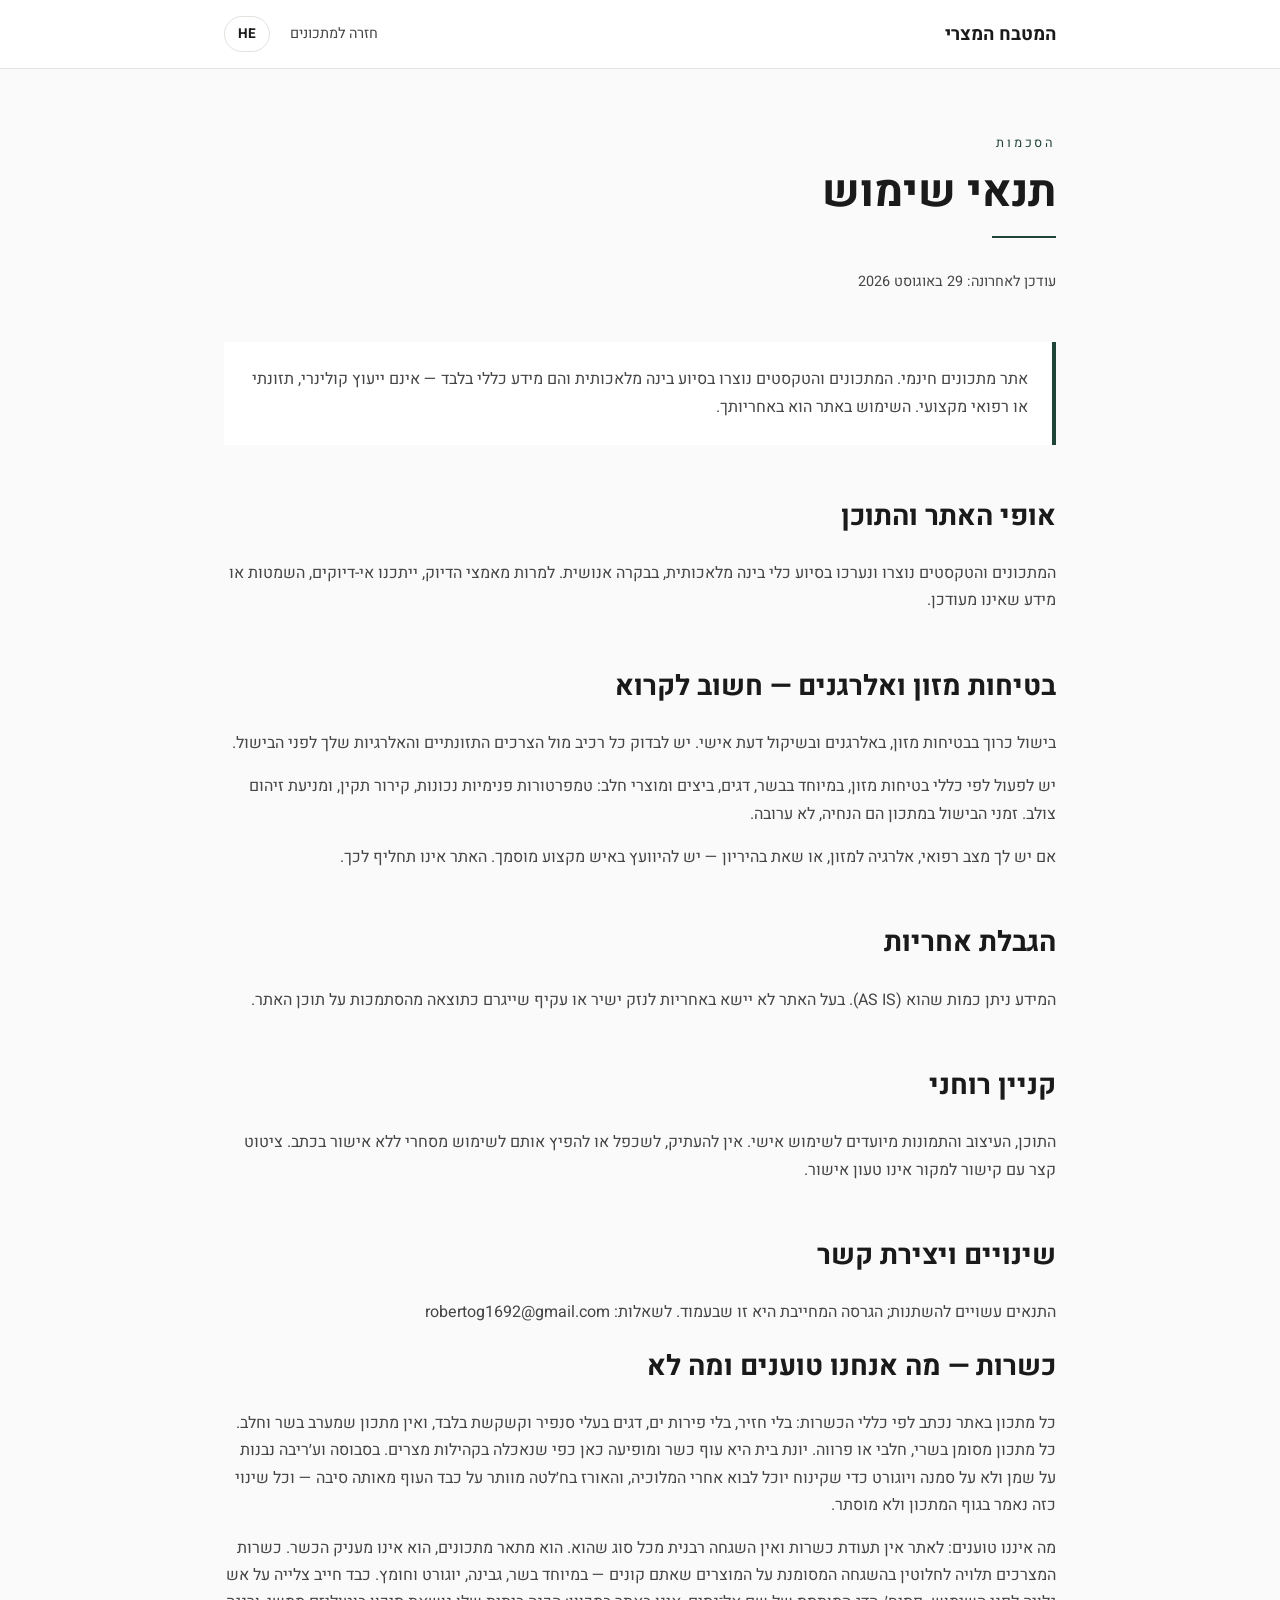
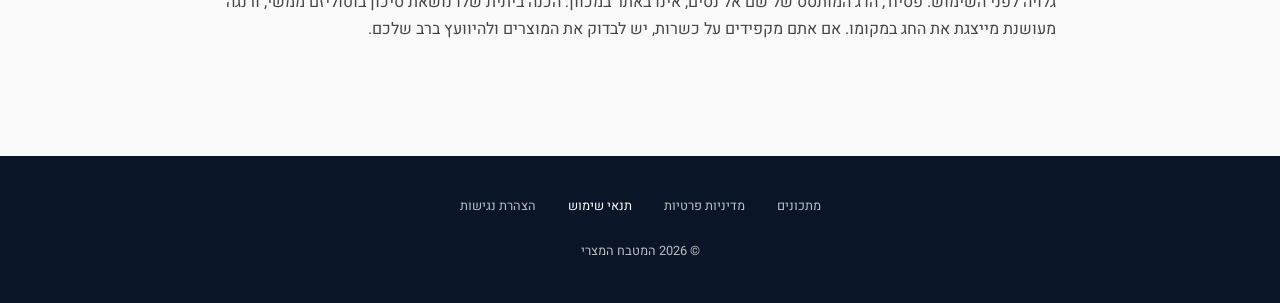
<file: terms.html>
<!DOCTYPE html>
<html lang="he" dir="rtl">
<head>
    <meta charset="UTF-8">
    <meta name="viewport" content="width=device-width, initial-scale=1.0">
    <title data-en="Terms of Use | Egyptian Cuisine" data-he="תנאי שימוש | המטבח המצרי">תנאי שימוש | המטבח המצרי</title>
    <meta name="description" content="תנאי השימוש באתר, בטיחות מזון והגבלת אחריות.">
    <meta http-equiv="Content-Security-Policy" content="default-src 'self'; script-src 'self'; style-src 'self'; img-src 'self' data:; font-src 'self'; connect-src 'self'; base-uri 'self'; form-action 'self'">
    <meta name="referrer" content="strict-origin-when-cross-origin">
    <link rel="stylesheet" href="assets/fonts/fonts.css">
    <link rel="stylesheet" href="assets/css/policy.css">
</head>
<body class="p-body">

    <a href="#main" class="skip-link" data-en="Skip to main content" data-he="דלג לתוכן העיקרי">דלג לתוכן העיקרי</a>

    <nav class="p-nav" aria-label="ניווט">
        <div class="p-wrap p-nav-in">
            <a href="index.html" class="p-logo" data-en="Egyptian Cuisine" data-he="המטבח המצרי">המטבח המצרי</a>
            <div class="p-navlinks">
                <a href="index.html" class="p-back" data-en="Back to recipes" data-he="חזרה למתכונים">חזרה למתכונים</a>
                <button id="langToggle" type="button" class="p-langbtn"><span id="langLabel">HE</span></button>
            </div>
        </div>
    </nav>

    <main id="main">
        <div class="p-wrap">
            <p class="p-eyebrow" data-en="Agreements" data-he="הסכמות">הסכמות</p>
            <h1 data-en="Terms of Use" data-he="תנאי שימוש">תנאי שימוש</h1>
            <div class="p-rule"></div>
            <p class="p-updated" data-en="Last updated: 29 August 2026" data-he="עודכן לאחרונה: 29 באוגוסט 2026">עודכן לאחרונה: 29 באוגוסט 2026</p>

        <div class="p-callout"><p data-en="A free recipe site. The recipes and texts were created with AI assistance and are general guidance only - not professional culinary, nutritional or medical advice. Use of the site is at your own responsibility." data-he="אתר מתכונים חינמי. המתכונים והטקסטים נוצרו בסיוע בינה מלאכותית והם מידע כללי בלבד — אינם ייעוץ קולינרי, תזונתי או רפואי מקצועי. השימוש באתר הוא באחריותך.">A free recipe site. The recipes and texts were created with AI assistance and are general guidance only - not professional culinary, nutritional or medical advice. Use of the site is at your own responsibility.</p></div>
        <section>
            <h2 data-en="The nature of the content" data-he="אופי האתר והתוכן">The nature of the content</h2>
            <p data-en="The recipes and texts were generated and edited with AI tools under human review. Despite efforts at accuracy, there may be errors, omissions or outdated information." data-he="המתכונים והטקסטים נוצרו ונערכו בסיוע כלי בינה מלאכותית, בבקרה אנושית. למרות מאמצי הדיוק, ייתכנו אי-דיוקים, השמטות או מידע שאינו מעודכן.">The recipes and texts were generated and edited with AI tools under human review. Despite efforts at accuracy, there may be errors, omissions or outdated information.</p>
        </section>
        <section>
            <h2 data-en="Food safety and allergens - please read" data-he="בטיחות מזון ואלרגנים — חשוב לקרוא">Food safety and allergens - please read</h2>
            <p data-en="Cooking involves food safety, allergens and personal judgement. Check every ingredient against your own dietary needs and allergies before cooking." data-he="בישול כרוך בבטיחות מזון, באלרגנים ובשיקול דעת אישי. יש לבדוק כל רכיב מול הצרכים התזונתיים והאלרגיות שלך לפני הבישול.">Cooking involves food safety, allergens and personal judgement. Check every ingredient against your own dietary needs and allergies before cooking.</p>
            <p data-en="Follow safe food-handling practice, especially with meat, fish, eggs and dairy: correct internal temperatures, proper refrigeration and no cross-contamination. Cooking times in a recipe are a guide, not a guarantee." data-he="יש לפעול לפי כללי בטיחות מזון, במיוחד בבשר, דגים, ביצים ומוצרי חלב: טמפרטורות פנימיות נכונות, קירור תקין, ומניעת זיהום צולב. זמני הבישול במתכון הם הנחיה, לא ערובה.">Follow safe food-handling practice, especially with meat, fish, eggs and dairy: correct internal temperatures, proper refrigeration and no cross-contamination. Cooking times in a recipe are a guide, not a guarantee.</p>
            <p data-en="If you have a medical condition, a food allergy, or you are pregnant, consult a qualified professional. This site is not a substitute for that." data-he="אם יש לך מצב רפואי, אלרגיה למזון, או שאת בהיריון — יש להיוועץ באיש מקצוע מוסמך. האתר אינו תחליף לכך.">If you have a medical condition, a food allergy, or you are pregnant, consult a qualified professional. This site is not a substitute for that.</p>
        </section>
        <section>
            <h2 data-en="Limitation of liability" data-he="הגבלת אחריות">Limitation of liability</h2>
            <p data-en="The information is provided AS IS. The site owner accepts no liability for direct or indirect damage arising from reliance on the content." data-he="המידע ניתן כמות שהוא (AS IS). בעל האתר לא יישא באחריות לנזק ישיר או עקיף שייגרם כתוצאה מהסתמכות על תוכן האתר.">The information is provided AS IS. The site owner accepts no liability for direct or indirect damage arising from reliance on the content.</p>
        </section>
        <section>
            <h2 data-en="Intellectual property" data-he="קניין רוחני">Intellectual property</h2>
            <p data-en="The content, design and images are intended for personal use. Do not copy, reproduce or distribute them commercially without written permission. A short quotation with a link to the source needs no permission." data-he="התוכן, העיצוב והתמונות מיועדים לשימוש אישי. אין להעתיק, לשכפל או להפיץ אותם לשימוש מסחרי ללא אישור בכתב. ציטוט קצר עם קישור למקור אינו טעון אישור.">The content, design and images are intended for personal use. Do not copy, reproduce or distribute them commercially without written permission. A short quotation with a link to the source needs no permission.</p>
        </section>
        <section>
            <h2 data-en="Changes and contact" data-he="שינויים ויצירת קשר">Changes and contact</h2>
            <p data-en="These terms may change; the binding version is the one on this page. Questions: robertog1692@gmail.com" data-he="התנאים עשויים להשתנות; הגרסה המחייבת היא זו שבעמוד. לשאלות: robertog1692@gmail.com">These terms may change; the binding version is the one on this page. Questions: robertog1692@gmail.com</p>
            <h2 data-en="Kashrut - what we claim and what we do not" data-he="כשרות — מה אנחנו טוענים ומה לא">Kashrut - what we claim and what we do not</h2>
            <p data-en="Every recipe on this site was written to kosher rules: no pork, no shellfish, only fish with fins and scales, and no recipe mixes meat with dairy. Each recipe is marked Meat, Dairy or Parve. Domestic pigeon is a kosher bird and appears here as it was eaten in Egypt's communities. Basbousa and ghorayeba are built on oil rather than ghee and yogurt so that a sweet can follow the mulukhiyah, and the rice with khalta leaves out the chicken liver for the same reason - each of those changes is stated in the recipe itself rather than hidden." data-he="כל מתכון באתר נכתב לפי כללי הכשרות: בלי חזיר, בלי פירות ים, דגים בעלי סנפיר וקשקשת בלבד, ואין מתכון שמערב בשר וחלב. כל מתכון מסומן בשרי, חלבי או פרווה. יונת בית היא עוף כשר ומופיעה כאן כפי שנאכלה בקהילות מצרים. בסבוסה וע׳ריבה נבנות על שמן ולא על סמנה ויוגורט כדי שקינוח יוכל לבוא אחרי המלוכיה, והאורז בח׳לטה מוותר על כבד העוף מאותה סיבה — וכל שינוי כזה נאמר בגוף המתכון ולא מוסתר.">Every recipe on this site was written to kosher rules: no pork, no shellfish, only fish with fins and scales, and no recipe mixes meat with dairy. Each recipe is marked Meat, Dairy or Parve. Domestic pigeon is a kosher bird and appears here as it was eaten in Egypt's communities. Basbousa and ghorayeba are built on oil rather than ghee and yogurt so that a sweet can follow the mulukhiyah, and the rice with khalta leaves out the chicken liver for the same reason - each of those changes is stated in the recipe itself rather than hidden.</p>
            <p data-en="What we do not claim: this site carries no rabbinical certification and no kashrut supervision of any kind. It describes recipes; it does not grant a hechsher. The kashrut of the ingredients depends entirely on the supervision marked on the products you buy - meat, cheese, yogurt and vinegar in particular. Liver must be broiled over open flame before use. Feseekh, the fermented fish of Sham el-Nessim, is deliberately absent: home preparation carries a real botulism risk, and smoked renga stands in its place. If you keep kosher strictly, check the products and ask your own rabbinical authority." data-he="מה איננו טוענים: לאתר אין תעודת כשרות ואין השגחה רבנית מכל סוג שהוא. הוא מתאר מתכונים, הוא אינו מעניק הכשר. כשרות המצרכים תלויה לחלוטין בהשגחה המסומנת על המוצרים שאתם קונים — במיוחד בשר, גבינה, יוגורט וחומץ. כבד חייב צלייה על אש גלויה לפני השימוש. פסיח׳, הדג המותסס של שם אל־נסים, אינו באתר במכוון: הכנה ביתית שלו נושאת סיכון בוטוליזם ממשי, ורנגה מעושנת מייצגת את החג במקומו. אם אתם מקפידים על כשרות, יש לבדוק את המוצרים ולהיוועץ ברב שלכם.">What we do not claim: this site carries no rabbinical certification and no kashrut supervision of any kind. It describes recipes; it does not grant a hechsher. The kashrut of the ingredients depends entirely on the supervision marked on the products you buy - meat, cheese, yogurt and vinegar in particular. Liver must be broiled over open flame before use. Feseekh, the fermented fish of Sham el-Nessim, is deliberately absent: home preparation carries a real botulism risk, and smoked renga stands in its place. If you keep kosher strictly, check the products and ask your own rabbinical authority.</p>

        </section>

        </div>
    </main>

    <footer class="p-footer">
        <div class="p-wrap">
            <div class="p-footer-links">
                <a href="index.html" data-en="Recipes" data-he="מתכונים">מתכונים</a>
                <a href="privacy.html" data-en="Privacy Policy" data-he="מדיניות פרטיות">מדיניות פרטיות</a>
                <a href="terms.html" aria-current="page" data-en="Terms of Use" data-he="תנאי שימוש">תנאי שימוש</a>
                <a href="accessibility.html" data-en="Accessibility" data-he="הצהרת נגישות">הצהרת נגישות</a>
            </div>
            <p class="p-copy">&copy; 2026 המטבח המצרי</p>
        </div>
    </footer>

    <script src="assets/js/policy.js"></script>
</body>
</html>
</file>
<file: assets/fonts/fonts.css>
@font-face{font-family:'Heebo';font-style:normal;font-weight:300;font-display:swap;src:url('heebo-300-normal-hebrew.woff2') format('woff2');unicode-range:U+0307-0308, U+0590-05FF, U+200C-2010, U+20AA, U+25CC, U+FB1D-FB4F;}
@font-face{font-family:'Heebo';font-style:normal;font-weight:300;font-display:swap;src:url('heebo-300-normal-latin-ext.woff2') format('woff2');unicode-range:U+0100-02BA, U+02BD-02C5, U+02C7-02CC, U+02CE-02D7, U+02DD-02FF, U+0304, U+0308, U+0329, U+1D00-1DBF, U+1E00-1E9F, U+1EF2-1EFF, U+2020, U+20A0-20AB, U+20AD-20C0, U+2113, U+2C60-2C7F, U+A720-A7FF;}
@font-face{font-family:'Heebo';font-style:normal;font-weight:300;font-display:swap;src:url('heebo-300-normal-latin.woff2') format('woff2');unicode-range:U+0000-00FF, U+0131, U+0152-0153, U+02BB-02BC, U+02C6, U+02DA, U+02DC, U+0304, U+0308, U+0329, U+2000-206F, U+20AC, U+2122, U+2191, U+2193, U+2212, U+2215, U+FEFF, U+FFFD;}
@font-face{font-family:'Heebo';font-style:normal;font-weight:400;font-display:swap;src:url('heebo-400-normal-hebrew.woff2') format('woff2');unicode-range:U+0307-0308, U+0590-05FF, U+200C-2010, U+20AA, U+25CC, U+FB1D-FB4F;}
@font-face{font-family:'Heebo';font-style:normal;font-weight:400;font-display:swap;src:url('heebo-400-normal-latin-ext.woff2') format('woff2');unicode-range:U+0100-02BA, U+02BD-02C5, U+02C7-02CC, U+02CE-02D7, U+02DD-02FF, U+0304, U+0308, U+0329, U+1D00-1DBF, U+1E00-1E9F, U+1EF2-1EFF, U+2020, U+20A0-20AB, U+20AD-20C0, U+2113, U+2C60-2C7F, U+A720-A7FF;}
@font-face{font-family:'Heebo';font-style:normal;font-weight:400;font-display:swap;src:url('heebo-400-normal-latin.woff2') format('woff2');unicode-range:U+0000-00FF, U+0131, U+0152-0153, U+02BB-02BC, U+02C6, U+02DA, U+02DC, U+0304, U+0308, U+0329, U+2000-206F, U+20AC, U+2122, U+2191, U+2193, U+2212, U+2215, U+FEFF, U+FFFD;}
@font-face{font-family:'Heebo';font-style:normal;font-weight:500;font-display:swap;src:url('heebo-500-normal-hebrew.woff2') format('woff2');unicode-range:U+0307-0308, U+0590-05FF, U+200C-2010, U+20AA, U+25CC, U+FB1D-FB4F;}
@font-face{font-family:'Heebo';font-style:normal;font-weight:500;font-display:swap;src:url('heebo-500-normal-latin-ext.woff2') format('woff2');unicode-range:U+0100-02BA, U+02BD-02C5, U+02C7-02CC, U+02CE-02D7, U+02DD-02FF, U+0304, U+0308, U+0329, U+1D00-1DBF, U+1E00-1E9F, U+1EF2-1EFF, U+2020, U+20A0-20AB, U+20AD-20C0, U+2113, U+2C60-2C7F, U+A720-A7FF;}
@font-face{font-family:'Heebo';font-style:normal;font-weight:500;font-display:swap;src:url('heebo-500-normal-latin.woff2') format('woff2');unicode-range:U+0000-00FF, U+0131, U+0152-0153, U+02BB-02BC, U+02C6, U+02DA, U+02DC, U+0304, U+0308, U+0329, U+2000-206F, U+20AC, U+2122, U+2191, U+2193, U+2212, U+2215, U+FEFF, U+FFFD;}
@font-face{font-family:'Heebo';font-style:normal;font-weight:700;font-display:swap;src:url('heebo-700-normal-hebrew.woff2') format('woff2');unicode-range:U+0307-0308, U+0590-05FF, U+200C-2010, U+20AA, U+25CC, U+FB1D-FB4F;}
@font-face{font-family:'Heebo';font-style:normal;font-weight:700;font-display:swap;src:url('heebo-700-normal-latin-ext.woff2') format('woff2');unicode-range:U+0100-02BA, U+02BD-02C5, U+02C7-02CC, U+02CE-02D7, U+02DD-02FF, U+0304, U+0308, U+0329, U+1D00-1DBF, U+1E00-1E9F, U+1EF2-1EFF, U+2020, U+20A0-20AB, U+20AD-20C0, U+2113, U+2C60-2C7F, U+A720-A7FF;}
@font-face{font-family:'Heebo';font-style:normal;font-weight:700;font-display:swap;src:url('heebo-700-normal-latin.woff2') format('woff2');unicode-range:U+0000-00FF, U+0131, U+0152-0153, U+02BB-02BC, U+02C6, U+02DA, U+02DC, U+0304, U+0308, U+0329, U+2000-206F, U+20AC, U+2122, U+2191, U+2193, U+2212, U+2215, U+FEFF, U+FFFD;}
@font-face{font-family:'Inter';font-style:normal;font-weight:300;font-display:swap;src:url('inter-300-normal-latin-ext.woff2') format('woff2');unicode-range:U+0100-02BA, U+02BD-02C5, U+02C7-02CC, U+02CE-02D7, U+02DD-02FF, U+0304, U+0308, U+0329, U+1D00-1DBF, U+1E00-1E9F, U+1EF2-1EFF, U+2020, U+20A0-20AB, U+20AD-20C0, U+2113, U+2C60-2C7F, U+A720-A7FF;}
@font-face{font-family:'Inter';font-style:normal;font-weight:300;font-display:swap;src:url('inter-300-normal-latin.woff2') format('woff2');unicode-range:U+0000-00FF, U+0131, U+0152-0153, U+02BB-02BC, U+02C6, U+02DA, U+02DC, U+0304, U+0308, U+0329, U+2000-206F, U+20AC, U+2122, U+2191, U+2193, U+2212, U+2215, U+FEFF, U+FFFD;}
@font-face{font-family:'Inter';font-style:normal;font-weight:400;font-display:swap;src:url('inter-400-normal-latin-ext.woff2') format('woff2');unicode-range:U+0100-02BA, U+02BD-02C5, U+02C7-02CC, U+02CE-02D7, U+02DD-02FF, U+0304, U+0308, U+0329, U+1D00-1DBF, U+1E00-1E9F, U+1EF2-1EFF, U+2020, U+20A0-20AB, U+20AD-20C0, U+2113, U+2C60-2C7F, U+A720-A7FF;}
@font-face{font-family:'Inter';font-style:normal;font-weight:400;font-display:swap;src:url('inter-400-normal-latin.woff2') format('woff2');unicode-range:U+0000-00FF, U+0131, U+0152-0153, U+02BB-02BC, U+02C6, U+02DA, U+02DC, U+0304, U+0308, U+0329, U+2000-206F, U+20AC, U+2122, U+2191, U+2193, U+2212, U+2215, U+FEFF, U+FFFD;}
@font-face{font-family:'Inter';font-style:normal;font-weight:500;font-display:swap;src:url('inter-500-normal-latin-ext.woff2') format('woff2');unicode-range:U+0100-02BA, U+02BD-02C5, U+02C7-02CC, U+02CE-02D7, U+02DD-02FF, U+0304, U+0308, U+0329, U+1D00-1DBF, U+1E00-1E9F, U+1EF2-1EFF, U+2020, U+20A0-20AB, U+20AD-20C0, U+2113, U+2C60-2C7F, U+A720-A7FF;}
@font-face{font-family:'Inter';font-style:normal;font-weight:500;font-display:swap;src:url('inter-500-normal-latin.woff2') format('woff2');unicode-range:U+0000-00FF, U+0131, U+0152-0153, U+02BB-02BC, U+02C6, U+02DA, U+02DC, U+0304, U+0308, U+0329, U+2000-206F, U+20AC, U+2122, U+2191, U+2193, U+2212, U+2215, U+FEFF, U+FFFD;}
@font-face{font-family:'Inter';font-style:normal;font-weight:700;font-display:swap;src:url('inter-700-normal-latin-ext.woff2') format('woff2');unicode-range:U+0100-02BA, U+02BD-02C5, U+02C7-02CC, U+02CE-02D7, U+02DD-02FF, U+0304, U+0308, U+0329, U+1D00-1DBF, U+1E00-1E9F, U+1EF2-1EFF, U+2020, U+20A0-20AB, U+20AD-20C0, U+2113, U+2C60-2C7F, U+A720-A7FF;}
@font-face{font-family:'Inter';font-style:normal;font-weight:700;font-display:swap;src:url('inter-700-normal-latin.woff2') format('woff2');unicode-range:U+0000-00FF, U+0131, U+0152-0153, U+02BB-02BC, U+02C6, U+02DA, U+02DC, U+0304, U+0308, U+0329, U+2000-206F, U+20AC, U+2122, U+2191, U+2193, U+2212, U+2215, U+FEFF, U+FFFD;}
@font-face{font-family:'Playfair Display';font-style:normal;font-weight:600;font-display:swap;src:url('playfair-display-600-normal-latin-ext.woff2') format('woff2');unicode-range:U+0100-02BA, U+02BD-02C5, U+02C7-02CC, U+02CE-02D7, U+02DD-02FF, U+0304, U+0308, U+0329, U+1D00-1DBF, U+1E00-1E9F, U+1EF2-1EFF, U+2020, U+20A0-20AB, U+20AD-20C0, U+2113, U+2C60-2C7F, U+A720-A7FF;}
@font-face{font-family:'Playfair Display';font-style:normal;font-weight:600;font-display:swap;src:url('playfair-display-600-normal-latin.woff2') format('woff2');unicode-range:U+0000-00FF, U+0131, U+0152-0153, U+02BB-02BC, U+02C6, U+02DA, U+02DC, U+0304, U+0308, U+0329, U+2000-206F, U+20AC, U+2122, U+2191, U+2193, U+2212, U+2215, U+FEFF, U+FFFD;}
@font-face{font-family:'Playfair Display';font-style:normal;font-weight:700;font-display:swap;src:url('playfair-display-700-normal-latin-ext.woff2') format('woff2');unicode-range:U+0100-02BA, U+02BD-02C5, U+02C7-02CC, U+02CE-02D7, U+02DD-02FF, U+0304, U+0308, U+0329, U+1D00-1DBF, U+1E00-1E9F, U+1EF2-1EFF, U+2020, U+20A0-20AB, U+20AD-20C0, U+2113, U+2C60-2C7F, U+A720-A7FF;}
@font-face{font-family:'Playfair Display';font-style:normal;font-weight:700;font-display:swap;src:url('playfair-display-700-normal-latin.woff2') format('woff2');unicode-range:U+0000-00FF, U+0131, U+0152-0153, U+02BB-02BC, U+02C6, U+02DA, U+02DC, U+0304, U+0308, U+0329, U+2000-206F, U+20AC, U+2122, U+2191, U+2193, U+2212, U+2215, U+FEFF, U+FFFD;}
</file>
<file: css/style.css>
/* ======================================
   המטבח המצרי — Custom Styles
   ====================================== */

/* --- CSS Custom Properties --- */
:root {
    --eg-primary: #1F4438;
    --eg-primary-light: #8FC7B2;
    --eg-primary-dark: #122A22;
    --eg-cream: #FAFAFA;
    --eg-charcoal: #1A1A1A;
    --eg-navy: #0A1628;
    --eg-warm-gray: #F5F0EB;
    --eg-text-secondary: #6B7280;
    --eg-border: #E5E1DC;
}

/* --- Base --- */
body {
    -webkit-font-smoothing: antialiased;
    -moz-osx-font-smoothing: grayscale;
}

/* --- Glassmorphism --- */
.glass {
    background: rgba(255, 255, 255, 0.85);
    backdrop-filter: blur(16px);
    -webkit-backdrop-filter: blur(16px);
    border: 1px solid rgba(255, 255, 255, 0.2);
}

.glass-search {
    background: rgba(255, 255, 255, 0.1);
    backdrop-filter: blur(12px);
    -webkit-backdrop-filter: blur(12px);
    border: 1px solid rgba(255, 255, 255, 0.15);
}

.glass-search:focus-within {
    border-color: var(--eg-primary);
    box-shadow: 0 0 0 2px rgba(0, 0, 0, 0.1);
}

/* --- Header --- */
.header-glass {
    background: rgba(250, 250, 250, 0.9);
    backdrop-filter: blur(12px);
    -webkit-backdrop-filter: blur(12px);
    border-bottom: 1px solid var(--eg-border);
    box-shadow: 0 1px 3px rgba(0, 0, 0, 0.05);
}

/* The header is transparent over the hero photo until 50px of scroll, so the
   charcoal wordmark sat on whatever the photo happened to put behind it --
   measured 1.0-1.7:1 across the sites, against a 4.5:1 bar. White while the
   header is transparent; the .header-glass panel restores the charcoal. */
#app-header:not(.header-glass) #header-logo > span:last-child {
    color: #FFFFFF;
    text-shadow: 0 1px 3px rgba(0, 0, 0, 0.45);
}

/* --- Home Hero --- */
.home-hero {
    min-height: 50vh;
    background: url('../images/Egyptian_Cuisine_Hero_Background.jpg') center / cover no-repeat;
}

.home-hero::after {
    content: '';
    position: absolute;
    inset: 0;
    background: linear-gradient(to bottom, rgba(10, 22, 40, 0.85) 0%, rgba(10, 22, 40, 0.85) 62%, rgba(10, 22, 40, 0.62) 100%);
}

/* NOTE: Once you add a hero image, update .home-hero to:
   background: url('../images/Egyptian_Cuisine_Hero_Background.jpg') center / cover no-repeat;
*/

/* --- Card Lift Effect --- */
.card-lift {
    transition: transform 0.4s cubic-bezier(0.22, 1, 0.36, 1),
                box-shadow 0.4s cubic-bezier(0.22, 1, 0.36, 1);
}

.card-lift:hover {
    transform: translateY(-6px);
    box-shadow: 0 20px 40px rgba(0, 0, 0, 0.08),
                0 8px 16px rgba(0, 0, 0, 0.04);
}

/* --- Recipe Card --- */
.recipe-card {
    border: 1px solid var(--eg-border);
    border-radius: 12px;
    overflow: hidden;
    background: white;
    cursor: pointer;
}

.recipe-card-image-wrapper {
    aspect-ratio: 16 / 9;
    background: linear-gradient(135deg, var(--eg-warm-gray) 0%, #e8e4df 100%);
    position: relative;
    overflow: hidden;
}

.recipe-card-image {
    aspect-ratio: 16 / 9;
    object-fit: cover;
    width: 100%;
    transition: transform 0.6s ease-out, opacity 0.4s ease;
    opacity: 0;
}

.recipe-card-image.loaded { opacity: 1; }

.img-placeholder {
    position: absolute;
    inset: 0;
    display: flex;
    align-items: center;
    justify-content: center;
    color: var(--eg-primary);
    opacity: 0.3;
    font-size: 2.5rem;
}

.recipe-card:hover .recipe-card-image { transform: scale(1.05); }

/* --- Difficulty Badges --- */
.badge-easy { background-color: #dcfce7; color: #0F7D38; }
.badge-medium { background-color: #fef3c7; color: #9C5501; }
.badge-hard { background-color: #fee2e2; color: #C12020; }

/* --- Category Pills --- */
.category-pill {
    white-space: nowrap;
    padding: 0.5rem 1rem;
    border-radius: 9999px;
    font-size: 0.875rem;
    font-weight: 500;
    border: 1px solid var(--eg-border);
    background: white;
    color: var(--eg-charcoal);
    cursor: pointer;
    transition: all 0.2s ease;
    display: flex;
    align-items: center;
    gap: 0.375rem;
}

.category-pill:hover {
    border-color: var(--eg-primary);
    color: var(--eg-primary);
}

.category-pill.active {
    background: var(--eg-primary);
    color: white;
    border-color: var(--eg-primary);
}

/* --- Recipe Detail Hero --- */
.recipe-hero {
    position: relative;
    min-height: 50vh;
    background-size: cover;
    background-position: center;
    display: flex;
    align-items: flex-end;
}

.recipe-hero::after {
    content: '';
    position: absolute;
    inset: 0;
    background: linear-gradient(to top, rgba(10, 22, 40, 0.85) 0%, rgba(10, 22, 40, 0.3) 50%, transparent 100%);
}

@media (min-width: 1024px) {
    .recipe-hero { min-height: 40vh; }
}

/* --- Step Number Circle --- */
.step-number {
    width: 32px;
    height: 32px;
    min-width: 32px;
    border-radius: 50%;
    background: var(--eg-primary);
    color: white;
    display: flex;
    align-items: center;
    justify-content: center;
    font-weight: 700;
    font-size: 0.875rem;
}

/* --- Meta Item --- */
.meta-item {
    display: flex;
    flex-direction: column;
    align-items: center;
    gap: 0.25rem;
    padding: 0 1rem;
}

.meta-item:not(:last-child) {
    border-left: 1px solid var(--eg-border);
}

/* --- Ingredient Row --- */
.ingredient-row {
    display: flex;
    align-items: center;
    gap: 0.75rem;
    padding: 0.5rem 0;
    border-bottom: 1px solid rgba(229, 225, 220, 0.5);
    line-height: 1.75;
}

.ingredient-row:last-child { border-bottom: none; }

/* --- Loading Spinner --- */
.spinner {
    width: 40px;
    height: 40px;
    border: 3px solid var(--eg-border);
    border-top-color: var(--eg-primary);
    border-radius: 50%;
    animation: spin 0.8s linear infinite;
    margin: 0 auto;
}

@keyframes spin { to { transform: rotate(360deg); } }

/* --- View Transition --- */
.view-fade-in { animation: fadeIn 0.3s ease forwards; }

@keyframes fadeIn {
    from { opacity: 0; transform: translateY(8px); }
    to { opacity: 1; transform: translateY(0); }
}

/* --- Scrollbar Hide --- */
.scrollbar-hide { -ms-overflow-style: none; scrollbar-width: none; }
.scrollbar-hide::-webkit-scrollbar { display: none; }

/* --- Tag Pill --- */
.tag-pill {
    display: inline-flex;
    align-items: center;
    gap: 0.25rem;
    padding: 0.25rem 0.75rem;
    border-radius: 9999px;
    background: var(--eg-warm-gray);
    color: var(--eg-text-secondary);
    font-size: 0.8125rem;
}

/* --- Text Clamp --- */
.line-clamp-2 {
    display: -webkit-box;
    -webkit-line-clamp: 2;
    -webkit-box-orient: vertical;
    overflow: hidden;
}

/* --- WhatsApp Share Button --- */
.whatsapp-share-btn {
    display: flex;
    align-items: center;
    justify-content: center;
    gap: 0.5rem;
    width: 100%;
    padding: 0.875rem 1.5rem;
    margin-bottom: 2rem;
    border-radius: 12px;
    background: #25D366;
    color: white;
    font-weight: 600;
    font-size: 0.9375rem;
    text-decoration: none;
    transition: background-color 0.2s ease;
}

.whatsapp-share-btn:hover { background: #1DA851; }
.whatsapp-share-btn i { font-size: 1.25rem; }

/* --- Language-Specific Fonts --- */
html[lang="he"] body {
    font-family: 'Heebo', sans-serif;
}

html[lang="en"] body {
    font-family: 'Inter', sans-serif;
}

html[lang="en"] .font-playfair {
    font-family: 'Playfair Display', serif;
}

/* --- Language Switcher --- */
.language-switcher {
    display: flex;
    gap: 0;
    border: 2px solid var(--eg-primary);
    border-radius: 8px;
    overflow: hidden;
    background: white;
}

.lang-btn {
    padding: 6px 14px;
    font-size: 0.8125rem;
    font-weight: 700;
    color: var(--eg-primary);
    background: transparent;
    border: none;
    cursor: pointer;
    transition: all 0.2s ease;
    letter-spacing: 0.5px;
}

.lang-btn:hover {
    background: rgba(196, 30, 58, 0.1);
}

.lang-btn.active {
    background: var(--eg-primary);
    color: white;
}

.lang-btn:not(:last-child) {
    border-right: 1px solid rgba(196, 30, 58, 0.3);
}

/* --- RTL/LTR Gold Border --- */
html[dir="rtl"] .gold-border-right {
    border-right: 3px solid var(--eg-primary);
    border-left: none;
}

html[dir="ltr"] .gold-border-right {
    border-left: 3px solid var(--eg-primary);
    border-right: none;
}

/* For backward compatibility */
.primary-border-right {
    border-right: 3px solid var(--eg-primary);
}

html[dir="ltr"] .primary-border-right {
    border-left: 3px solid var(--eg-primary);
    border-right: none;
}

/* --- RTL/LTR Meta Item Borders --- */
html[dir="rtl"] .meta-item:not(:last-child) {
    border-left: 1px solid var(--eg-border);
    border-right: none;
}

html[dir="ltr"] .meta-item:not(:last-child) {
    border-right: 1px solid var(--eg-border);
    border-left: none;
}

/* --- Responsive adjustments for language switcher --- */
@media (max-width: 640px) {
    .lang-btn {
        padding: 5px 10px;
        font-size: 0.75rem;
    }
}


/* ============================================================
   Accessibility additions (29.08.2026) - compliance package
   ============================================================ */

/* Skip to main content: off-screen until it receives keyboard focus.
   inset-inline-start keeps it correct in both RTL (Hebrew) and LTR. */
.skip-link {
    position: absolute;
    top: -100px;
    inset-inline-start: 1rem;
    z-index: 200;
    background: #1F4438;
    color: #fff;
    padding: 0.75rem 1.5rem;
    font-weight: 600;
    border-radius: 0.25rem;
    text-decoration: none;
    transition: top 0.2s ease-in-out;
}
.skip-link:focus { top: 1rem; }

a:focus-visible, button:focus-visible, [tabindex]:focus-visible {
    outline: 3px solid #1F4438;
    outline-offset: 3px;
    border-radius: 2px;
}
@supports not selector(:focus-visible) {
    a:focus, button:focus { outline: 3px solid #1F4438; outline-offset: 3px; }
}

@media (prefers-reduced-motion: reduce) {
    *, *::before, *::after {
        animation-duration: 0.01ms !important;
        animation-iteration-count: 1 !important;
        transition-duration: 0.01ms !important;
        scroll-behavior: auto !important;
    }
}

/* Visually hidden but announced by screen readers - keeps the heading
   hierarchy valid without changing the visual design. */
.sr-only-heading {
    position: absolute; width: 1px; height: 1px;
    padding: 0; margin: -1px; overflow: hidden;
    clip: rect(0,0,0,0); white-space: nowrap; border: 0;
}

/* --- Kashrut badges --- */
.kosher-badge {
    display: inline-flex;
    align-items: center;
    gap: 0.3rem;
    padding: 0.125rem 0.5rem;
    border-radius: 9999px;
    font-size: 0.75rem;
    font-weight: 500;
    white-space: nowrap;
}

.badge-meat { background-color: #FBEAE7; color: #9A3412; }   /* 6.27:1 */
.badge-dairy { background-color: #E6F1FB; color: #1E5A96; }  /* 6.20:1 */
.badge-parve { background-color: #EDF5EE; color: #2F6B3F; }
</file>
<file: assets/css/policy.css>
:root {
    --accent: #1F4438;
    --accent-text: #1F4438;
    --ink: #1A1A1A;
    --ink-soft: #454545;
    --paper: #FAFAFA;
    --card: #FFFFFF;
    --rule: #E5E1DC;
    --footer: #0A1628;
}

.p-wrap { max-width: 52rem; margin: 0 auto; padding: 0 1.5rem; }
.p-body { background: var(--paper); color: var(--ink); margin: 0;
          font-family: 'Heebo', system-ui, -apple-system, sans-serif; line-height: 1.7; }

.p-nav { background: var(--card); border-bottom: 1px solid var(--rule); }
.p-nav-in { display: flex; align-items: center; justify-content: space-between;
            padding-top: 1rem; padding-bottom: 1rem; }
.p-logo { font-weight: 700; font-size: 1.15rem; color: var(--ink); text-decoration: none; }
.p-navlinks { display: flex; align-items: center; gap: 1.25rem; }
.p-back { color: var(--ink-soft); text-decoration: none; font-size: .9rem; }
.p-back:hover { color: var(--accent-text); }

.p-langbtn { display: inline-flex; align-items: center; gap: .4rem;
             padding: .35rem .8rem; border: 1px solid var(--rule); border-radius: 999px;
             background: var(--card); color: var(--ink); font: inherit; font-size: .85rem;
             font-weight: 600; cursor: pointer; }
.p-langbtn:hover { border-color: var(--accent); }

main { display: block; padding: 4rem 0; }
.p-eyebrow { color: var(--accent-text); font-size: .8rem; letter-spacing: .22em;
             text-transform: uppercase; margin: 0 0 .75rem; }
h1 { font-size: clamp(2rem, 5vw, 2.75rem); margin: 0 0 1rem; line-height: 1.2; }
.p-rule { width: 4rem; height: 2px; background: var(--accent); margin-bottom: 2rem; }
.p-updated { color: var(--ink-soft); font-size: .9rem; margin-bottom: 3rem; }

.p-callout { background: var(--card); border-inline-start: 4px solid var(--accent);
             padding: 1.5rem; margin-bottom: 3rem; }
.p-callout p { margin: 0; }

section { margin-bottom: 3rem; }
h2 { font-size: clamp(1.35rem, 3.2vw, 1.75rem); margin: 0 0 1.25rem; }
h3 { font-size: 1.1rem; margin: 2rem 0 .75rem; }
p { color: var(--ink-soft); margin: 0 0 1rem; }

ul.p-list { list-style: none; padding: 0; margin: 0 0 3rem; }
ul.p-list li { display: flex; gap: .75rem; color: var(--ink-soft); margin-bottom: .75rem; }
ul.p-list li::before { content: "\2022"; color: var(--accent-text); font-weight: 700; }

a { color: var(--accent-text); }
.p-note { border-top: 1px solid var(--rule); padding-top: 2rem;
          color: var(--ink-soft); font-size: .8rem; }

.p-footer { background: var(--footer); color: #fff; padding: 2.5rem 0; text-align: center; }
.p-footer-links { display: flex; flex-wrap: wrap; justify-content: center;
                  gap: .5rem 2rem; margin-bottom: 1.5rem; }
.p-footer a { color: rgba(255,255,255,.72); text-decoration: none; font-size: .8rem; }
.p-footer a:hover, .p-footer a[aria-current] { color: #fff; }
.p-copy { color: rgba(255,255,255,.72); font-size: .8rem; margin: 0; }

/* Keyboard access */
.skip-link { position: absolute; top: -100px; inset-inline-start: 1rem; z-index: 100;
             background: var(--accent); color: #fff; padding: .75rem 1.5rem;
             font-weight: 600; border-radius: .25rem; text-decoration: none;
             transition: top .2s ease-in-out; }
.skip-link:focus { top: 1rem; }
a:focus-visible, button:focus-visible { outline: 3px solid var(--accent);
                                        outline-offset: 3px; border-radius: 2px; }

@media (prefers-reduced-motion: reduce) {
    *, *::before, *::after { animation-duration: .01ms !important;
        transition-duration: .01ms !important; scroll-behavior: auto !important; }
}
</file>
